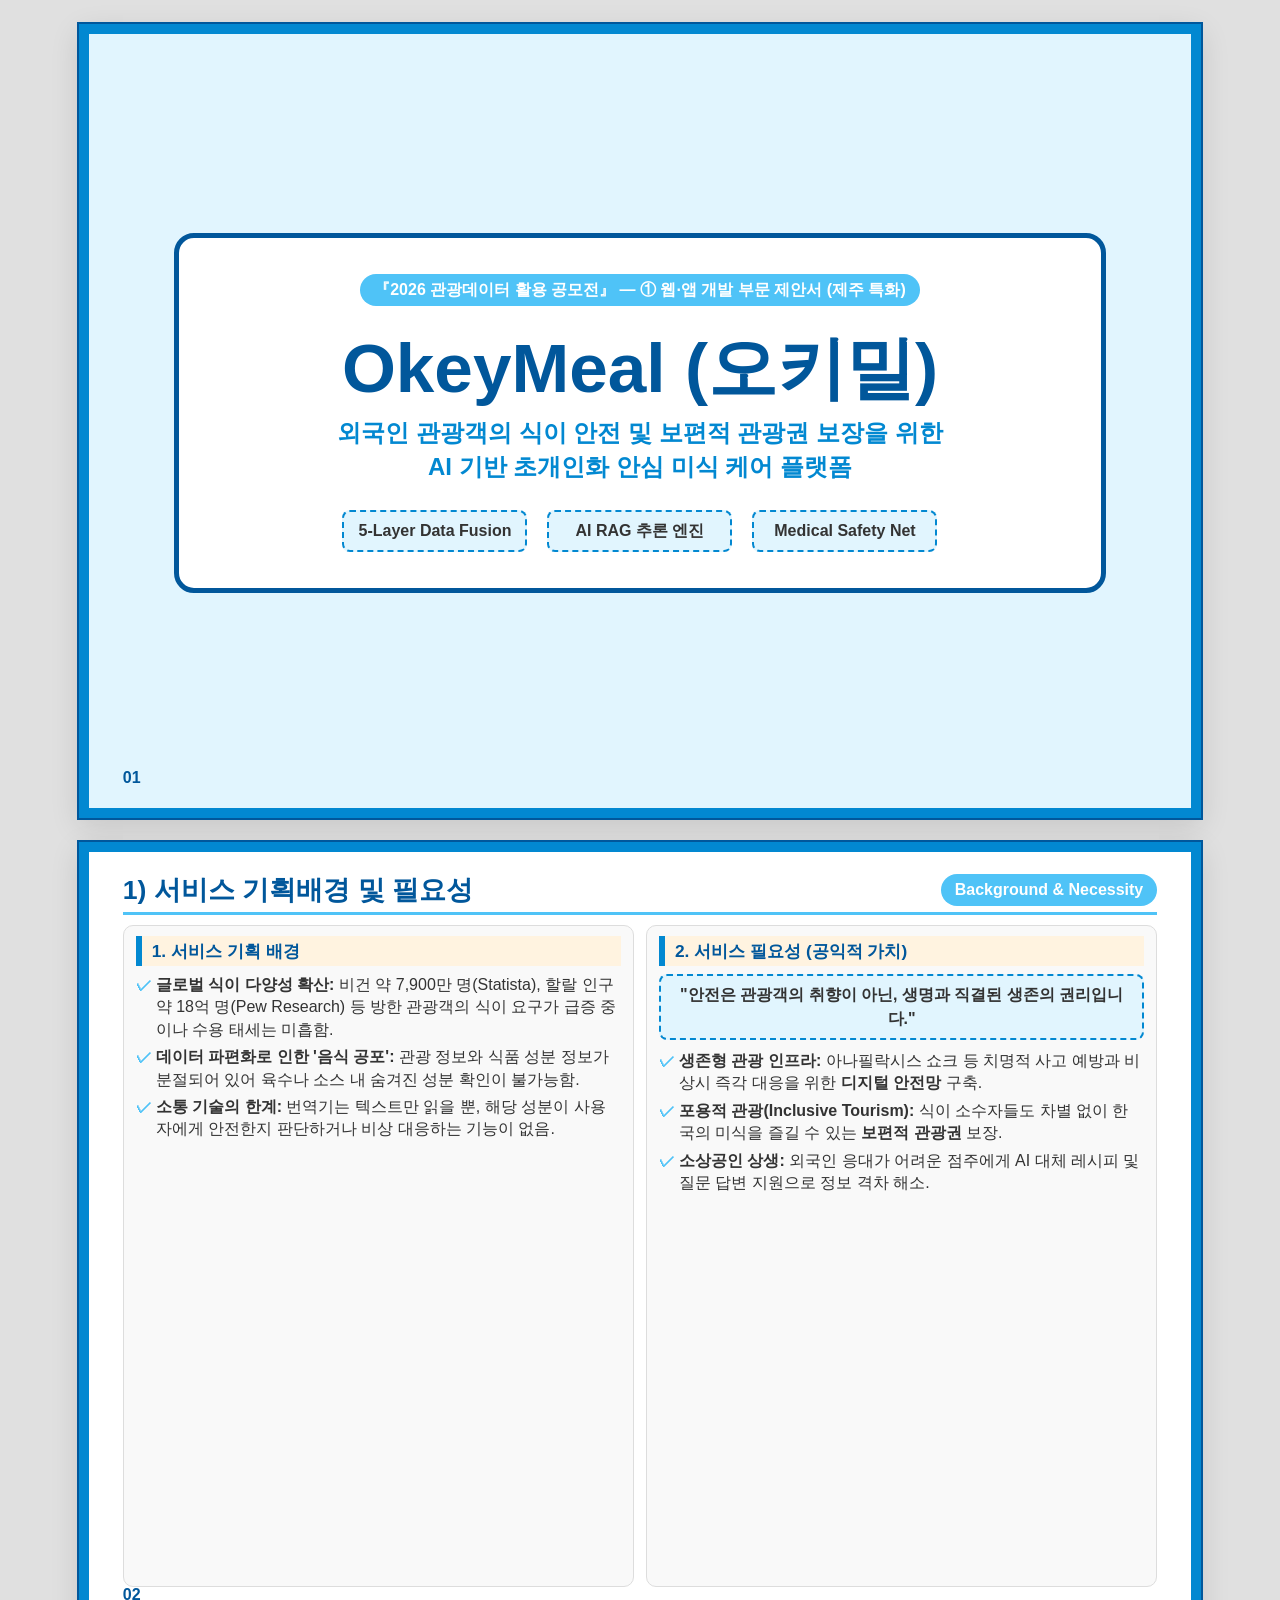
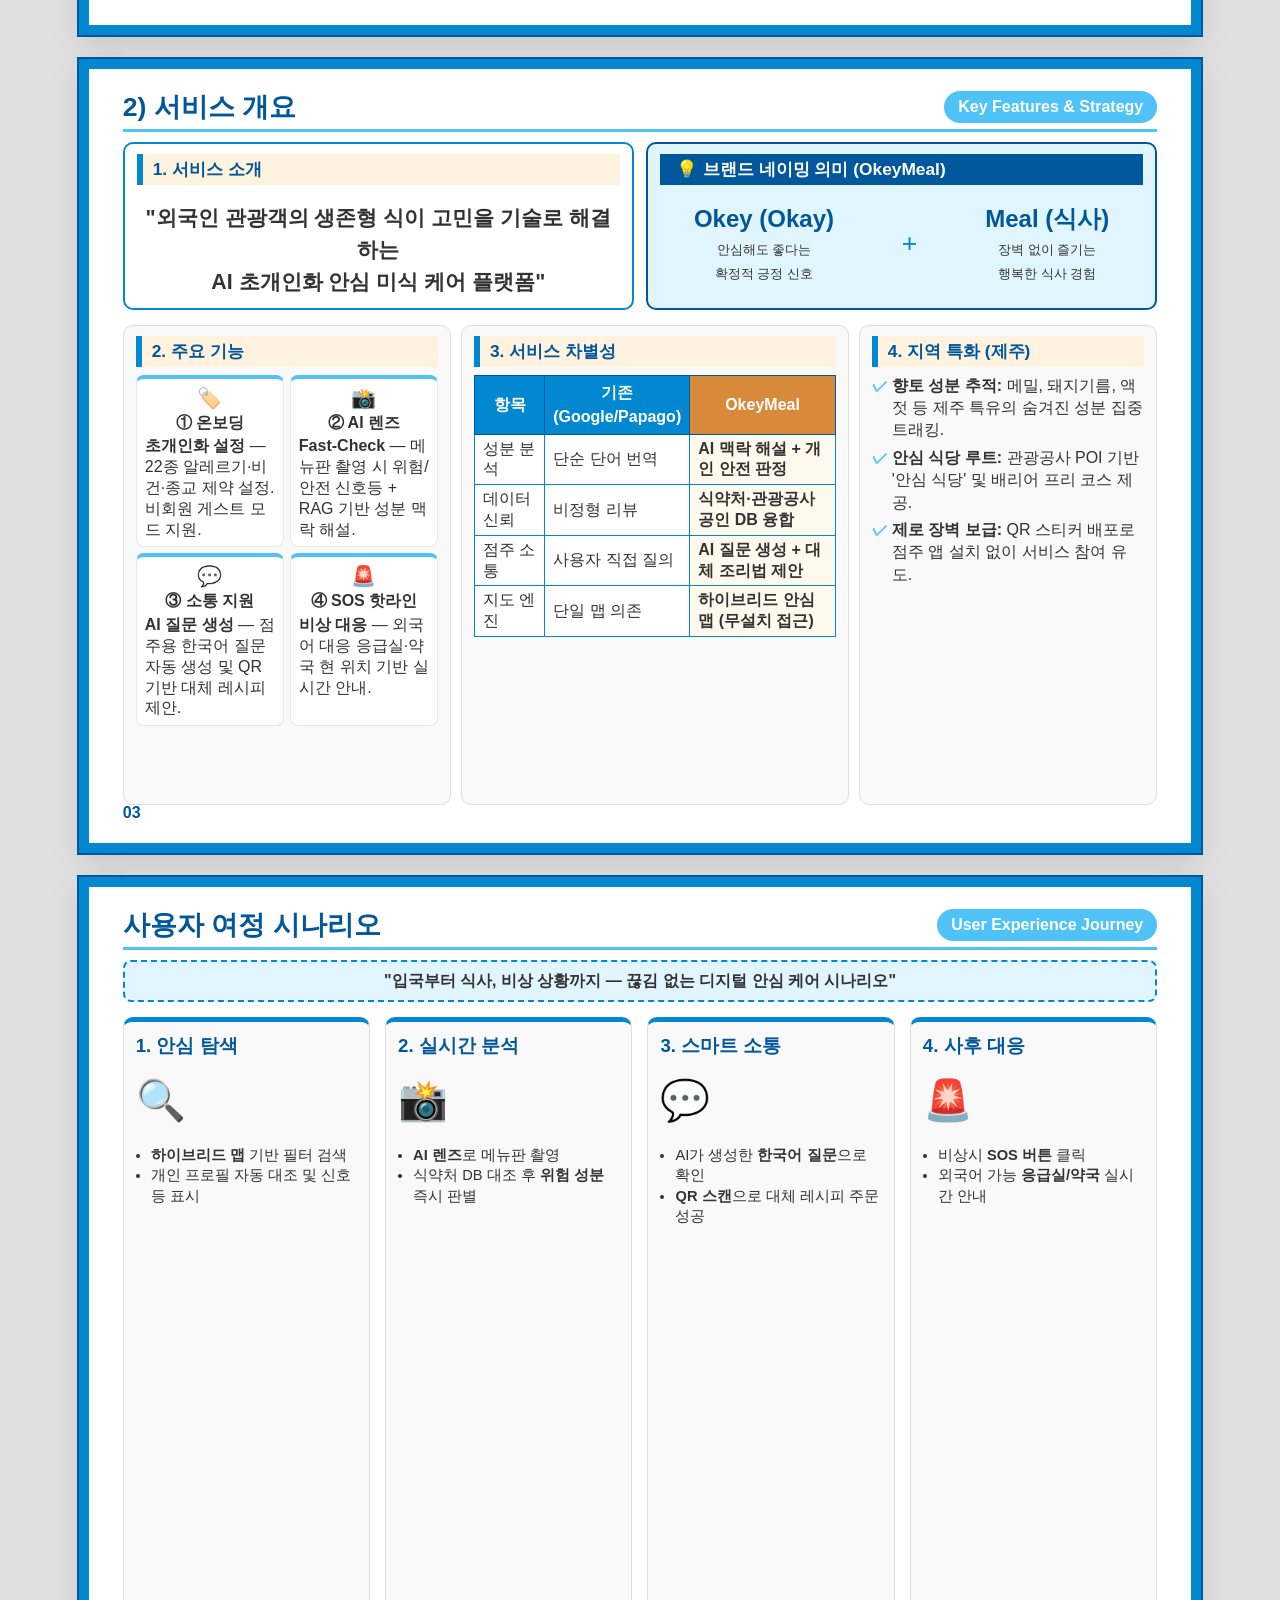
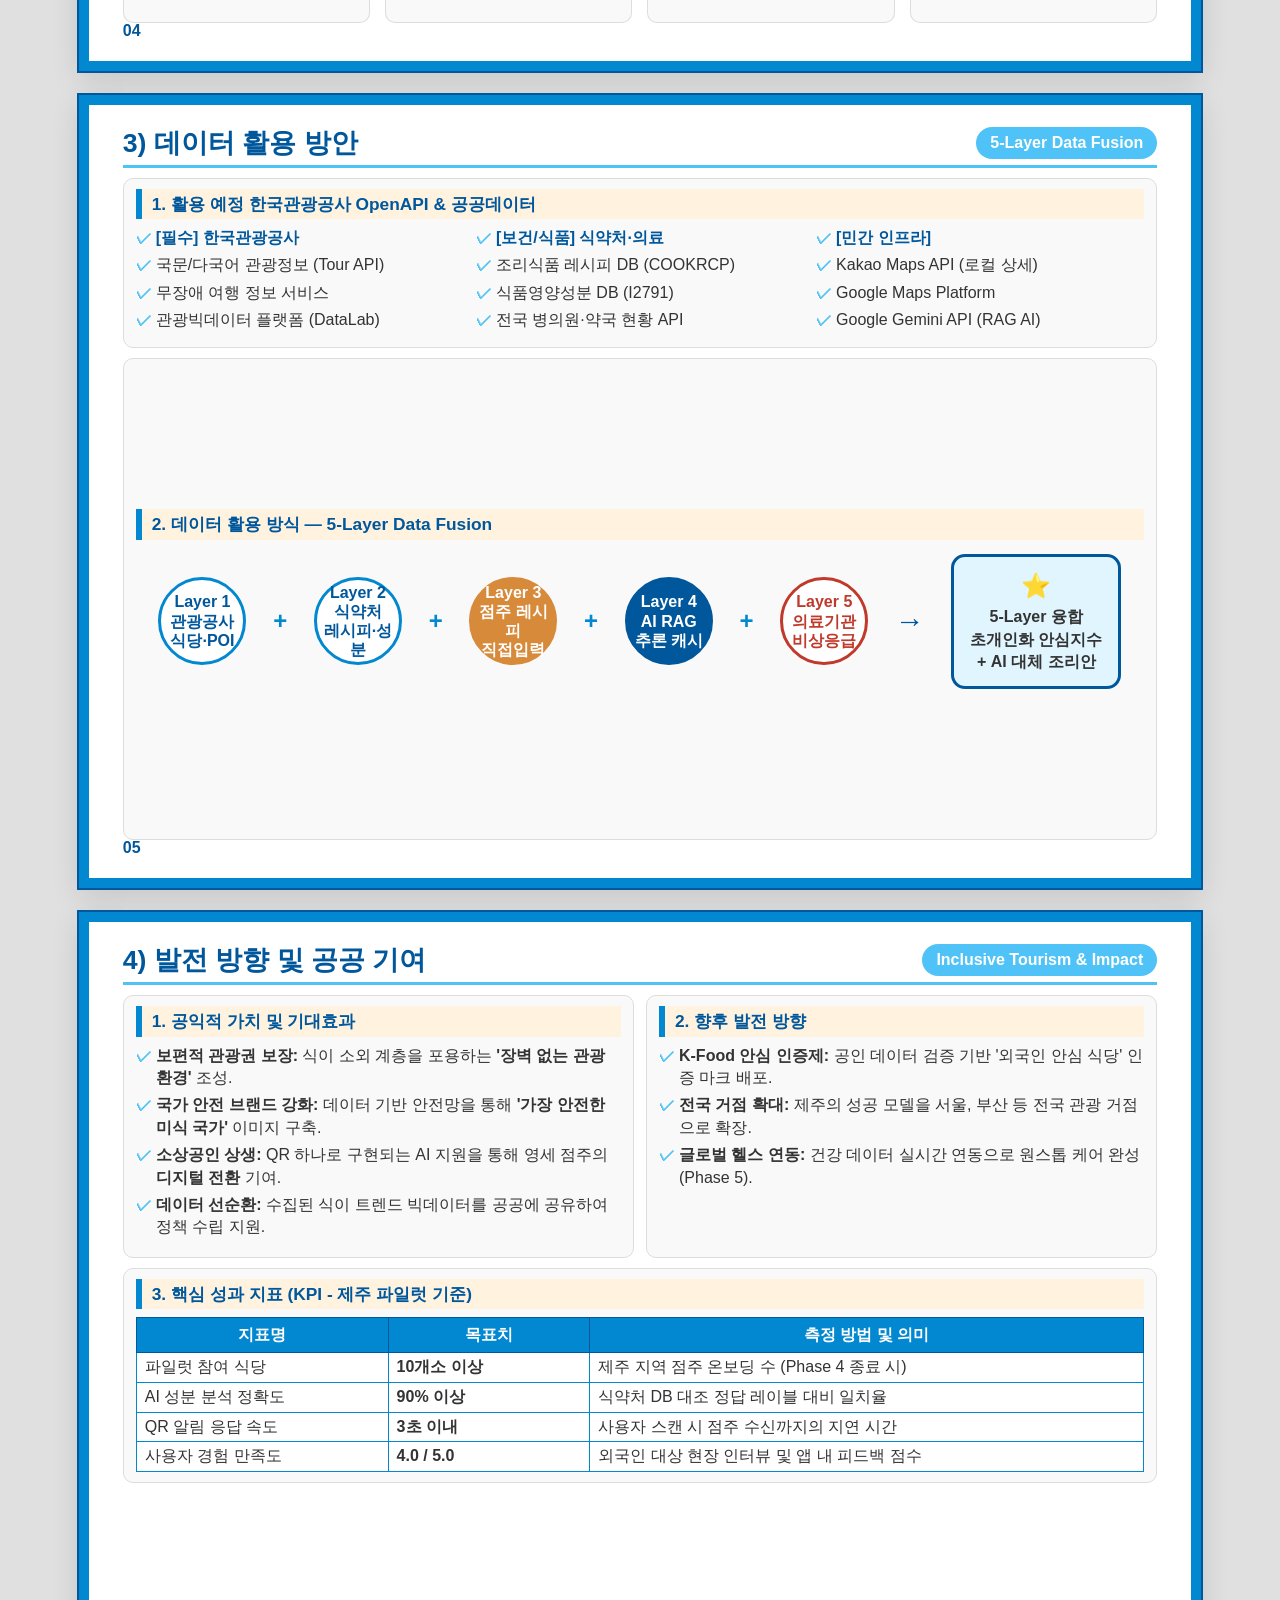
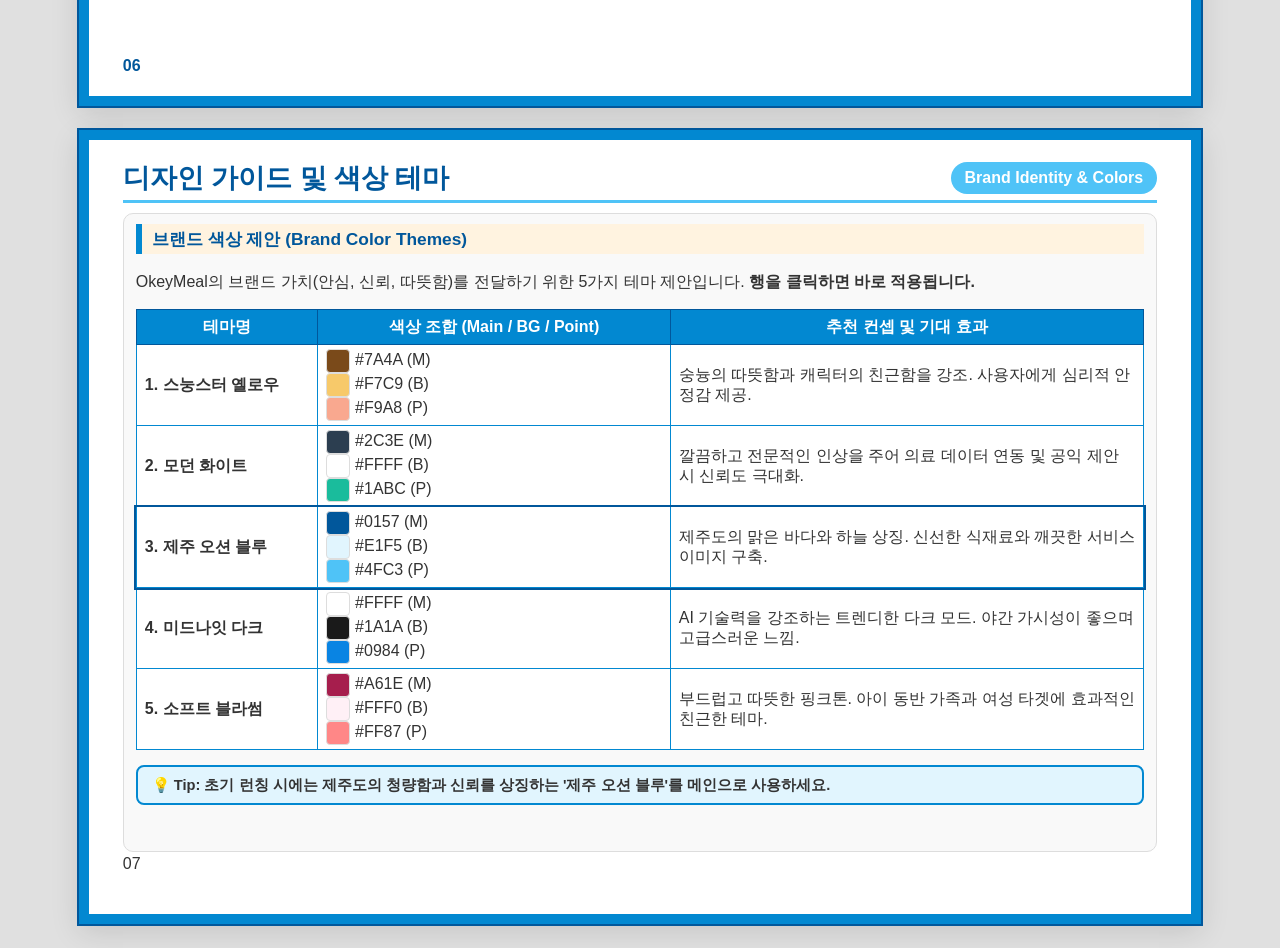
<file: 99.Archive/03.Proposal/presentation_html/index.html>
<!DOCTYPE html>
<html lang="ko">
<head>
    <meta charset="UTF-8">
    <meta name="viewport" content="width=device-width, initial-scale=1.0">
    <title>2026 관광데이터 활용 공모전 제안서 - OkeyMeal</title>
    <link rel="stylesheet" href="css/style.css">
    <style>
        /* 테마 선택기 인터랙션 */
        .theme-row { cursor: pointer; transition: background 0.2s; }
        .theme-row:hover { background-color: rgba(0,0,0,0.05) !important; }
        .theme-row.active { outline: 2px solid var(--outline); background-color: rgba(0,0,0,0.03) !important; }
        
        /* 다크모드 및 테마 대응을 위한 추가 스타일 */
        body.theme-dark .card, 
        body.theme-dark td, 
        body.theme-dark .layer-circle, 
        body.theme-dark .feature-card { background-color: #2d2d2d; color: #eee; border-color: #444; }
        body.theme-dark .section-title { background-color: #3d3d3d; color: var(--accent); }
        body.theme-dark .slide { background-color: #1a1a1a; }
        body.theme-dark { color: #eee; }
        body.theme-dark td.ok { background-color: #333; }
        
        /* 공통 카드 및 테이블 배경 제어 */
        .card, td, .layer-circle, .feature-card { transition: background-color 0.3s, color 0.3s; }
    </style>
</head>
<body>

<!-- ══════════════════════════════════════
     Slide 01 · 표지
══════════════════════════════════════ -->
<section class="slide" style="justify-content:center; align-items:center;
       background-color:var(--bg-body);">

    <div style="border:5px solid var(--outline); padding:36px 50px; text-align:center;
                background:white; border-radius:20px; width:90%;">

        <div class="project-tag" style="display:inline-block; margin-bottom:14px;">
            『2026 관광데이터 활용 공모전』 — ① 웹·앱 개발 부문 제안서 (제주 특화)
        </div>

        <h1 style="font-size:52pt; margin:10px 0; color:var(--outline); line-height:1.1;">
            OkeyMeal (오키밀)
        </h1>

        <p style="font-size:18pt; color:var(--border-main); font-weight:bold;
                  line-height:1.4; margin:0 0 26px;">
            외국인 관광객의 식이 안전 및 보편적 관광권 보장을 위한<br>
            AI 기반 초개인화 안심 미식 케어 플랫폼
        </p>

        <div style="display:flex; justify-content:center; gap:20px;">
            <div class="highlight-box" style="width:185px; text-align:center;">5-Layer Data Fusion</div>
            <div class="highlight-box" style="width:185px; text-align:center;">AI RAG 추론 엔진</div>
            <div class="highlight-box" style="width:185px; text-align:center;">Medical Safety Net</div>
        </div>
    </div>

    <div class="page-num">01</div>
</section>


<!-- ══════════════════════════════════════
     Slide 02 · 1) 서비스 기획배경 및 필요성
══════════════════════════════════════ -->
<section class="slide">
    <div class="slide-header">
        <h1>1) 서비스 기획배경 및 필요성</h1>
        <div class="project-tag">Background &amp; Necessity</div>
    </div>

    <div class="two-col">
        <div class="card">
            <span class="section-title">1. 서비스 기획 배경</span>
            <ul class="check-list">
                <li><b>글로벌 식이 다양성 확산:</b> 비건 약 7,900만 명(Statista), 할랄 인구 약 18억 명(Pew Research) 등 방한 관광객의 식이 요구가 급증 중이나 수용 태세는 미흡함.</li>
                <li><b>데이터 파편화로 인한 '음식 공포':</b> 관광 정보와 식품 성분 정보가 분절되어 있어 육수나 소스 내 숨겨진 성분 확인이 불가능함.</li>
                <li><b>소통 기술의 한계:</b> 번역기는 텍스트만 읽을 뿐, 해당 성분이 사용자에게 안전한지 판단하거나 비상 대응하는 기능이 없음.</li>
            </ul>
        </div>

        <div class="card">
            <span class="section-title">2. 서비스 필요성 (공익적 가치)</span>
            <div class="highlight-box" style="margin-bottom:10px; text-align:center;">
                "안전은 관광객의 취향이 아닌, 생명과 직결된 생존의 권리입니다."
            </div>
            <ul class="check-list">
                <li><b>생존형 관광 인프라:</b> 아나필락시스 쇼크 등 치명적 사고 예방과 비상시 즉각 대응을 위한 <b>디지털 안전망</b> 구축.</li>
                <li><b>포용적 관광(Inclusive Tourism):</b> 식이 소수자들도 차별 없이 한국의 미식을 즐길 수 있는 <b>보편적 관광권</b> 보장.</li>
                <li><b>소상공인 상생:</b> 외국인 응대가 어려운 점주에게 AI 대체 레시피 및 질문 답변 지원으로 정보 격차 해소.</li>
            </ul>
        </div>
    </div>

    <div class="page-num">02</div>
</section>


<!-- ══════════════════════════════════════
     Slide 03 · 2) 서비스 개요
══════════════════════════════════════ -->
<section class="slide">
    <div class="slide-header">
        <h1>2) 서비스 개요</h1>
        <div class="project-tag">Key Features &amp; Strategy</div>
    </div>

    <div class="two-col" style="flex: 0.35; margin-bottom: 15px;">
        <div class="card" style="background-color: var(--white); border: 2px solid var(--border-main);">
            <span class="section-title">1. 서비스 소개</span>
            <div style="font-size: 16pt; font-weight: bold; text-align: center; padding: 10px 0;">
                "외국인 관광객의 생존형 식이 고민을 기술로 해결하는<br>AI 초개인화 안심 미식 케어 플랫폼"
            </div>
        </div>
        <div class="card" style="background-color: var(--bg-body); border: 2px solid var(--outline);">
            <span class="section-title" style="background-color: var(--outline); color: white; border-color: var(--outline);">💡 브랜드 네이밍 의미 (OkeyMeal)</span>
            <div style="display: flex; justify-content: space-around; align-items: center; height: 70%;">
                <div style="text-align: center;">
                    <b style="font-size: 18pt; color: var(--outline);">Okey (Okay)</b><br>
                    <small>안심해도 좋다는<br>확정적 긍정 신호</small>
                </div>
                <div style="font-size: 20pt; color: var(--border-main);">+</div>
                <div style="text-align: center;">
                    <b style="font-size: 18pt; color: var(--outline);">Meal (식사)</b><br>
                    <small>장벽 없이 즐기는<br>행복한 식사 경험</small>
                </div>
            </div>
        </div>
    </div>

    <div class="three-col">
        <div class="card">
            <span class="section-title">2. 주요 기능</span>
            <div style="display:grid; grid-template-columns:1fr 1fr; gap:6px;">
                <div class="feature-card">
                    <div class="feature-icon">🏷️</div>
                    <div class="feature-name">① 온보딩</div>
                    <b>초개인화 설정</b> — 22종 알레르기·비건·종교 제약 설정. 비회원 게스트 모드 지원.
                </div>
                <div class="feature-card">
                    <div class="feature-icon">📸</div>
                    <div class="feature-name">② AI 렌즈</div>
                    <b>Fast-Check</b> — 메뉴판 촬영 시 위험/안전 신호등 + RAG 기반 성분 맥락 해설.
                </div>
                <div class="feature-card">
                    <div class="feature-icon">💬</div>
                    <div class="feature-name">③ 소통 지원</div>
                    <b>AI 질문 생성</b> — 점주용 한국어 질문 자동 생성 및 QR 기반 대체 레시피 제안.
                </div>
                <div class="feature-card">
                    <div class="feature-icon">🚨</div>
                    <div class="feature-name">④ SOS 핫라인</div>
                    <b>비상 대응</b> — 외국어 대응 응급실·약국 현 위치 기반 실시간 안내.
                </div>
            </div>
        </div>

        <div class="card">
            <span class="section-title">3. 서비스 차별성</span>
            <table>
                <tr>
                    <th style="width:22%;">항목</th>
                    <th style="width:34%;">기존 (Google/Papago)</th>
                    <th style="background:#D88A3B; width:44%;">OkeyMeal</th>
                </tr>
                <tr><td>성분 분석</td><td>단순 단어 번역</td><td class="ok"><b>AI 맥락 해설 + 개인 안전 판정</b></td></tr>
                <tr><td>데이터 신뢰</td><td>비정형 리뷰</td><td class="ok"><b>식약처·관광공사 공인 DB 융합</b></td></tr>
                <tr><td>점주 소통</td><td>사용자 직접 질의</td><td class="ok"><b>AI 질문 생성 + 대체 조리법 제안</b></td></tr>
                <tr><td>지도 엔진</td><td>단일 맵 의존</td><td class="ok"><b>하이브리드 안심 맵 (무설치 접근)</b></td></tr>
            </table>
        </div>

        <div class="card">
            <span class="section-title">4. 지역 특화 (제주)</span>
            <ul class="check-list" style="font-size:11pt;">
                <li><b>향토 성분 추적:</b> 메밀, 돼지기름, 액젓 등 제주 특유의 숨겨진 성분 집중 트래킹.</li>
                <li><b>안심 식당 루트:</b> 관광공사 POI 기반 '안심 식당' 및 배리어 프리 코스 제공.</li>
                <li><b>제로 장벽 보급:</b> QR 스티커 배포로 점주 앱 설치 없이 서비스 참여 유도.</li>
            </ul>
        </div>
    </div>
    <div class="page-num">03</div>
</section>


<!-- ══════════════════════════════════════
     Slide 04 · 사용자 여정 (User Journey)
══════════════════════════════════════ -->
<section class="slide">
    <div class="slide-header">
        <h1>사용자 여정 시나리오</h1>
        <div class="project-tag">User Experience Journey</div>
    </div>

    <div class="highlight-box" style="margin-bottom:15px; text-align:center;">
        "입국부터 식사, 비상 상황까지 — 끊김 없는 디지털 안심 케어 시나리오"
    </div>

    <div style="display:grid; grid-template-columns: repeat(4, 1fr); gap:15px; flex:1;">
        <div class="card" style="border-top:5px solid var(--border-main);">
            <div style="font-size:14pt; font-weight:bold; margin-bottom:10px; color:var(--outline);">1. 안심 탐색</div>
            <div style="font-size:30pt; margin-bottom:10px;">🔍</div>
            <ul style="padding-left:15px; font-size:11pt; line-height:1.4;">
                <li><b>하이브리드 맵</b> 기반 필터 검색</li>
                <li>개인 프로필 자동 대조 및 신호등 표시</li>
            </ul>
        </div>
        <div class="card" style="border-top:5px solid var(--border-main);">
            <div style="font-size:14pt; font-weight:bold; margin-bottom:10px; color:var(--outline);">2. 실시간 분석</div>
            <div style="font-size:30pt; margin-bottom:10px;">📸</div>
            <ul style="padding-left:15px; font-size:11pt; line-height:1.4;">
                <li><b>AI 렌즈</b>로 메뉴판 촬영</li>
                <li>식약처 DB 대조 후 <b>위험 성분</b> 즉시 판별</li>
            </ul>
        </div>
        <div class="card" style="border-top:5px solid var(--border-main);">
            <div style="font-size:14pt; font-weight:bold; margin-bottom:10px; color:var(--outline);">3. 스마트 소통</div>
            <div style="font-size:30pt; margin-bottom:10px;">💬</div>
            <ul style="padding-left:15px; font-size:11pt; line-height:1.4;">
                <li>AI가 생성한 <b>한국어 질문</b>으로 확인</li>
                <li><b>QR 스캔</b>으로 대체 레시피 주문 성공</li>
            </ul>
        </div>
        <div class="card" style="border-top:5px solid var(--border-main);">
            <div style="font-size:14pt; font-weight:bold; margin-bottom:10px; color:var(--outline);">4. 사후 대응</div>
            <div style="font-size:30pt; margin-bottom:10px;">🚨</div>
            <ul style="padding-left:15px; font-size:11pt; line-height:1.4;">
                <li>비상시 <b>SOS 버튼</b> 클릭</li>
                <li>외국어 가능 <b>응급실/약국</b> 실시간 안내</li>
            </ul>
        </div>
    </div>
    <div class="page-num">04</div>
</section>


<!-- ══════════════════════════════════════
     Slide 05 · 3) 데이터 활용 방안
══════════════════════════════════════ -->
<section class="slide">
    <div class="slide-header">
        <h1>3) 데이터 활용 방안</h1>
        <div class="project-tag">5-Layer Data Fusion</div>
    </div>

    <div class="card" style="flex-shrink:0; margin-bottom:10px;">
        <span class="section-title">1. 활용 예정 한국관광공사 OpenAPI &amp; 공공데이터</span>
        <div style="display:grid; grid-template-columns:1fr 1fr 1fr; gap:12px;">
            <ul class="check-list">
                <li style="font-weight:bold; color:var(--outline);">[필수] 한국관광공사</li>
                <li>국문/다국어 관광정보 (Tour API)</li>
                <li>무장애 여행 정보 서비스</li>
                <li>관광빅데이터 플랫폼 (DataLab)</li>
            </ul>
            <ul class="check-list">
                <li style="font-weight:bold; color:var(--outline);">[보건/식품] 식약처·의료</li>
                <li>조리식품 레시피 DB (COOKRCP)</li>
                <li>식품영양성분 DB (I2791)</li>
                <li>전국 병의원·약국 현황 API</li>
            </ul>
            <ul class="check-list">
                <li style="font-weight:bold; color:var(--outline);">[민간 인프라]</li>
                <li>Kakao Maps API (로컬 상세)</li>
                <li>Google Maps Platform</li>
                <li>Google Gemini API (RAG AI)</li>
            </ul>
        </div>
    </div>

    <div class="card" style="flex:1; display:flex; flex-direction:column; justify-content:center;">
        <span class="section-title" style="margin-bottom:14px;">
            2. 데이터 활용 방식 — 5-Layer Data Fusion
        </span>
        <div style="display:flex; justify-content:space-evenly; align-items:center; gap:4px;">
            <div class="layer-circle">Layer 1<br>관광공사<br>식당·POI</div>
            <div style="font-size:18pt; font-weight:bold; color:var(--border-main);">+</div>
            <div class="layer-circle">Layer 2<br>식약처<br>레시피·성분</div>
            <div style="font-size:18pt; font-weight:bold; color:var(--border-main);">+</div>
            <div class="layer-circle" style="background:#D88A3B; color:white; border-color:#D88A3B;">
                Layer 3<br>점주 레시피<br>직접입력
            </div>
            <div style="font-size:18pt; font-weight:bold; color:var(--border-main);">+</div>
            <div class="layer-circle" style="background:var(--outline); color:white; border-color:var(--outline);">
                Layer 4<br>AI RAG<br>추론 캐시
            </div>
            <div style="font-size:18pt; font-weight:bold; color:var(--border-main);">+</div>
            <div class="layer-circle" style="color:#c0392b; border-color:#c0392b;">
                Layer 5<br>의료기관<br>비상응급
            </div>
            <div style="font-size:22pt; font-weight:bold; color:var(--outline);">→</div>
            <div style="background:var(--bg-body); border:3px solid var(--outline); border-radius:14px;
                        padding:12px 16px; text-align:center; font-size:12pt; font-weight:bold;
                        min-width:116px; line-height:1.4; flex-shrink:0;">
                <div style="font-size:18pt; margin-bottom:4px;">⭐</div>
                <b>5-Layer 융합</b><br>초개인화 안심지수<br>+ AI 대체 조리안
            </div>
        </div>
    </div>
    <div class="page-num">05</div>
</section>


<!-- ══════════════════════════════════════
     Slide 06 · 4) 발전 방향 및 공익적 효과
══════════════════════════════════════ -->
<section class="slide">
    <div class="slide-header">
        <h1>4) 발전 방향 및 공공 기여</h1>
        <div class="project-tag">Inclusive Tourism &amp; Impact</div>
    </div>

    <div class="two-col" style="flex:0.6;">
        <div class="card">
            <span class="section-title">1. 공익적 가치 및 기대효과</span>
            <ul class="check-list" style="font-size:11pt;">
                <li><b>보편적 관광권 보장:</b> 식이 소외 계층을 포용하는 <b>'장벽 없는 관광 환경'</b> 조성.</li>
                <li><b>국가 안전 브랜드 강화:</b> 데이터 기반 안전망을 통해 <b>'가장 안전한 미식 국가'</b> 이미지 구축.</li>
                <li><b>소상공인 상생:</b> QR 하나로 구현되는 AI 지원을 통해 영세 점주의 <b>디지털 전환</b> 기여.</li>
                <li><b>데이터 선순환:</b> 수집된 식이 트렌드 빅데이터를 공공에 공유하여 정책 수립 지원.</li>
            </ul>
        </div>

        <div class="card">
            <span class="section-title">2. 향후 발전 방향</span>
            <ul class="check-list" style="font-size:11pt;">
                <li><b>K-Food 안심 인증제:</b> 공인 데이터 검증 기반 '외국인 안심 식당' 인증 마크 배포.</li>
                <li><b>전국 거점 확대:</b> 제주의 성공 모델을 서울, 부산 등 전국 관광 거점으로 확장.</li>
                <li><b>글로벌 헬스 연동:</b> 건강 데이터 실시간 연동으로 원스톱 케어 완성 (Phase 5).</li>
            </ul>
        </div>
    </div>

    <div class="card" style="margin-top:10px;">
        <span class="section-title">3. 핵심 성과 지표 (KPI - 제주 파일럿 기준)</span>
        <table style="font-size:10pt;">
            <thead>
                <tr>
                    <th style="width:25%;">지표명</th>
                    <th style="width:20%;">목표치</th>
                    <th style="width:55%;">측정 방법 및 의미</th>
                </tr>
            </thead>
            <tbody>
                <tr><td>파일럿 참여 식당</td><td><b>10개소 이상</b></td><td>제주 지역 점주 온보딩 수 (Phase 4 종료 시)</td></tr>
                <tr><td>AI 성분 분석 정확도</td><td><b>90% 이상</b></td><td>식약처 DB 대조 정답 레이블 대비 일치율</td></tr>
                <tr><td>QR 알림 응답 속도</td><td><b>3초 이내</b></td><td>사용자 스캔 시 점주 수신까지의 지연 시간</td></tr>
                <tr><td>사용자 경험 만족도</td><td><b>4.0 / 5.0</b></td><td>외국인 대상 현장 인터뷰 및 앱 내 피드백 점수</td></tr>
            </tbody>
        </table>
    </div>

    <div class="page-num">06</div>
</section>


<!-- ══════════════════════════════════════
     Slide 07 · 디자인 가이드 및 색상 테마
══════════════════════════════════════ -->
<section class="slide">
    <div class="slide-header">
        <h1>디자인 가이드 및 색상 테마</h1>
        <div class="project-tag">Brand Identity &amp; Colors</div>
    </div>

    <div class="card" style="flex:1;">
        <span class="section-title">브랜드 색상 제안 (Brand Color Themes)</span>
        <p style="margin-bottom:15px; font-size:12pt;">
            OkeyMeal의 브랜드 가치(안심, 신뢰, 따뜻함)를 전달하기 위한 5가지 테마 제안입니다. <b>행을 클릭하면 바로 적용됩니다.</b>
        </p>

        <table id="theme-table">
            <thead>
                <tr><th style="width:18%;">테마명</th><th style="width:35%;">색상 조합 (Main / BG / Point)</th><th style="width:47%;">추천 컨셉 및 기대 효과</th></tr>
            </thead>
            <tbody>
                <tr class="theme-row" onclick="applyTheme('yellow')"><td><b>1. 스눙스터 옐로우</b></td><td><div class="swatch" style="background:#7A4A1A;"></div>#7A4A (M)<br><div class="swatch" style="background:#F7C96A;"></div>#F7C9 (B)<br><div class="swatch" style="background:#F9A88F;"></div>#F9A8 (P)</td><td>숭늉의 따뜻함과 캐릭터의 친근함을 강조. 사용자에게 심리적 안정감 제공.</td></tr>
                <tr class="theme-row" onclick="applyTheme('white')"><td><b>2. 모던 화이트</b></td><td><div class="swatch" style="background:#2C3E50;"></div>#2C3E (M)<br><div class="swatch" style="background:#FFFFFF;"></div>#FFFF (B)<br><div class="swatch" style="background:#1ABC9C;"></div>#1ABC (P)</td><td>깔끔하고 전문적인 인상을 주어 의료 데이터 연동 및 공익 제안 시 신뢰도 극대화.</td></tr>
                <tr class="theme-row" onclick="applyTheme('blue')"><td><b>3. 제주 오션 블루</b></td><td><div class="swatch" style="background:#01579B;"></div>#0157 (M)<br><div class="swatch" style="background:#E1F5FE;"></div>#E1F5 (B)<br><div class="swatch" style="background:#4FC3F7;"></div>#4FC3 (P)</td><td>제주도의 맑은 바다와 하늘 상징. 신선한 식재료와 깨끗한 서비스 이미지 구축.</td></tr>
                <tr class="theme-row" onclick="applyTheme('dark')"><td><b>4. 미드나잇 다크</b></td><td><div class="swatch" style="background:#FFFFFF;"></div>#FFFF (M)<br><div class="swatch" style="background:#1A1A1A;"></div>#1A1A (B)<br><div class="swatch" style="background:#0984E3;"></div>#0984 (P)</td><td>AI 기술력을 강조하는 트렌디한 다크 모드. 야간 가시성이 좋으며 고급스러운 느낌.</td></tr>
                <tr class="theme-row" onclick="applyTheme('pink')"><td><b>5. 소프트 블라썸</b></td><td><div class="swatch" style="background:#A61E4D;"></div>#A61E (M)<br><div class="swatch" style="background:#FFF0F6;"></div>#FFF0 (B)<br><div class="swatch" style="background:#FF8787;"></div>#FF87 (P)</td><td>부드럽고 따뜻한 핑크톤. 아이 동반 가족과 여성 타겟에 효과적인 친근한 테마.</td></tr>
            </tbody>
        </table>

        <div class="highlight-box" style="margin-top:15px; font-size:11pt; border-style:solid;">
            💡 <b>Tip:</b> 초기 런칭 시에는 제주도의 청량함과 신뢰를 상징하는 <b>'제주 오션 블루'</b>를 메인으로 사용하세요.
        </div>
    </div>
    <div class="page-num:07">07</div>
</section>

<script>
    const themes = {
        yellow: { outline: '#7A4A1A', border: '#D88A3B', bg: '#F7C96A', accent: '#F9A88F', text: '#333333' },
        white: { outline: '#2C3E50', border: '#BDC3C7', bg: '#FFFFFF', accent: '#1ABC9C', text: '#333333' },
        blue: { outline: '#01579B', border: '#0288D1', bg: '#E1F5FE', accent: '#4FC3F7', text: '#333333' },
        dark: { outline: '#FFFFFF', border: '#444444', bg: '#1A1A1A', accent: '#0984E3', text: '#eeeeee' },
        pink: { outline: '#A61E4D', border: '#D6336C', bg: '#FFF0F6', accent: '#FF8787', text: '#333333' }
    };

    function applyTheme(themeKey) {
        const theme = themes[themeKey];
        if (!theme) return;

        const root = document.documentElement;
        root.style.setProperty('--outline', theme.outline);
        root.style.setProperty('--border-main', theme.border);
        root.style.setProperty('--bg-body', theme.bg);
        root.style.setProperty('--accent', theme.accent);
        root.style.setProperty('--text-main', theme.text);

        // 다크모드 클래스 제어
        if (themeKey === 'dark') {
            document.body.classList.add('theme-dark');
        } else {
            document.body.classList.remove('theme-dark');
        }

        // 활성 행 시각적 표시
        const rows = document.querySelectorAll('.theme-row');
        const themeIndexMap = { yellow: 0, white: 1, blue: 2, dark: 3, pink: 4 };
        rows.forEach((row, idx) => {
            if (idx === themeIndexMap[themeKey]) {
                row.classList.add('active');
            } else {
                row.classList.remove('active');
            }
        });
    }

    // 초기 테마 설정
    window.onload = () => applyTheme('blue');
</script>

</body>
</html>
</file>
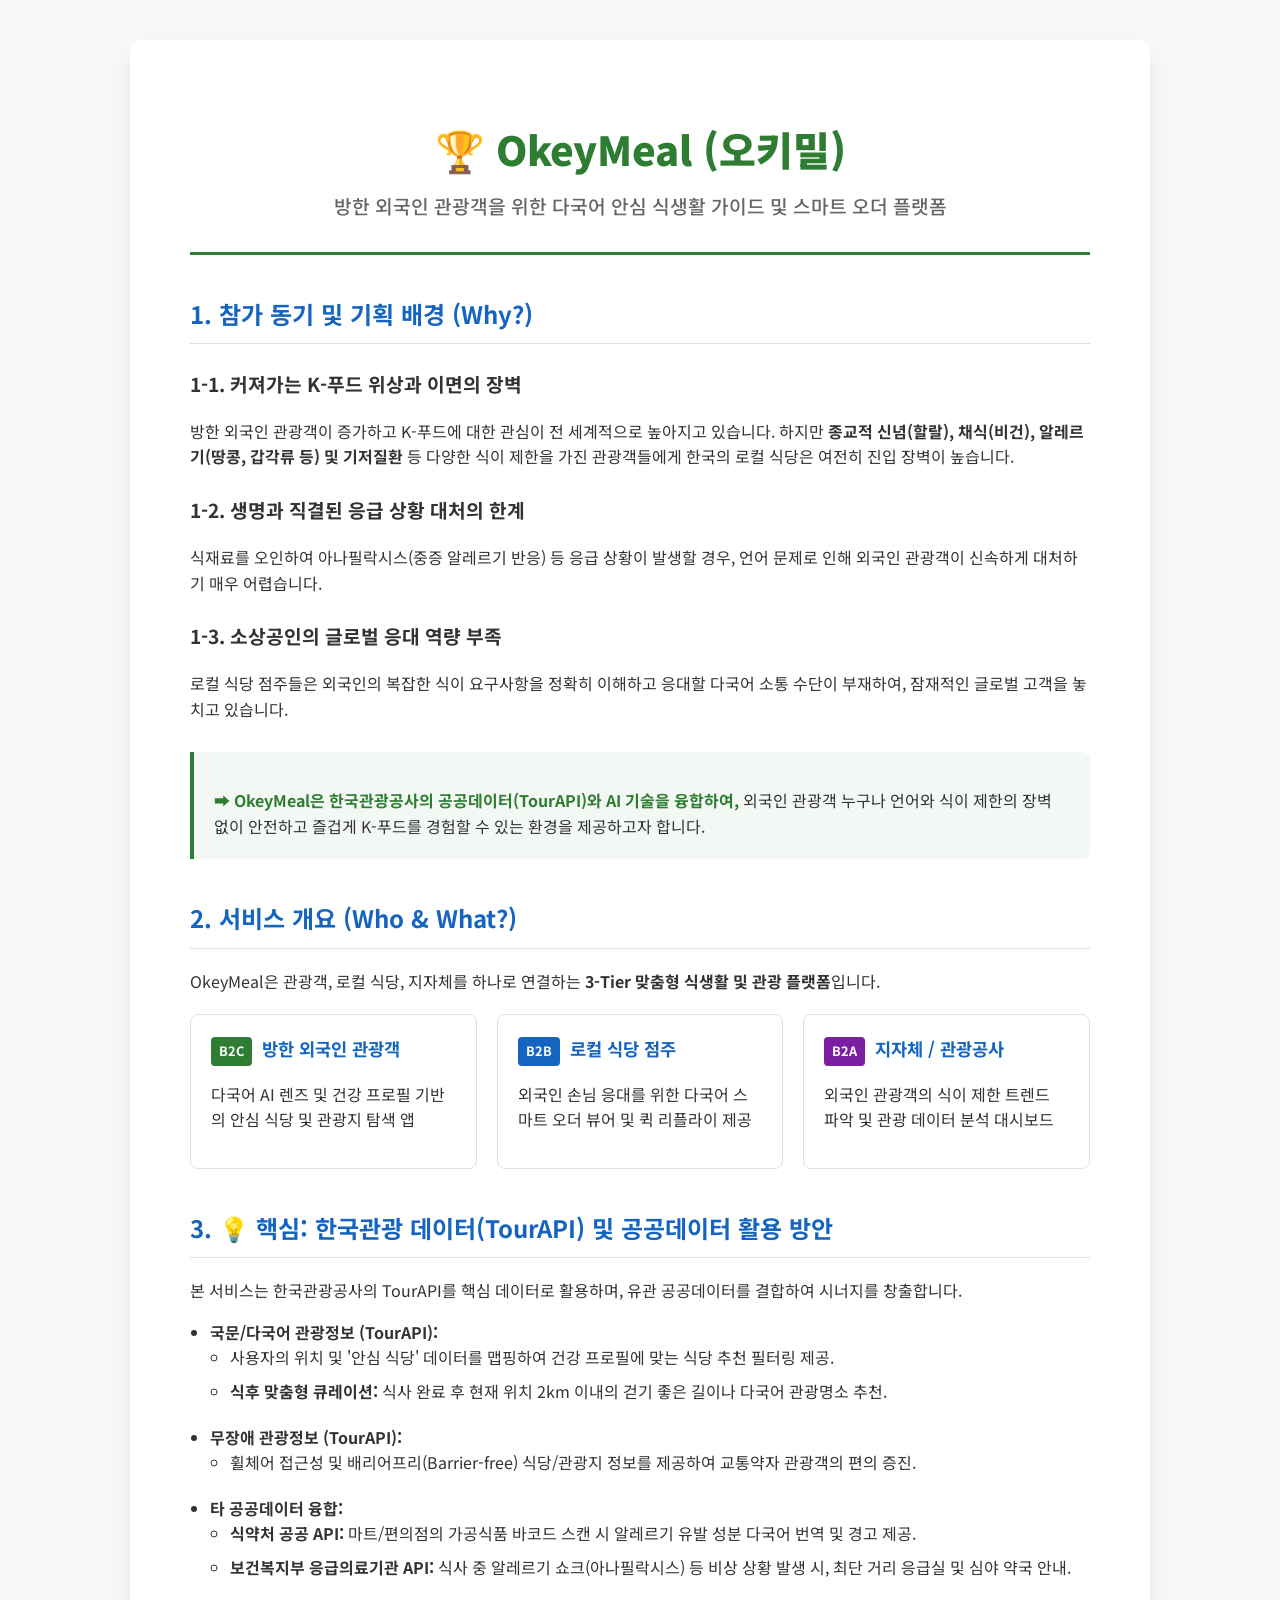
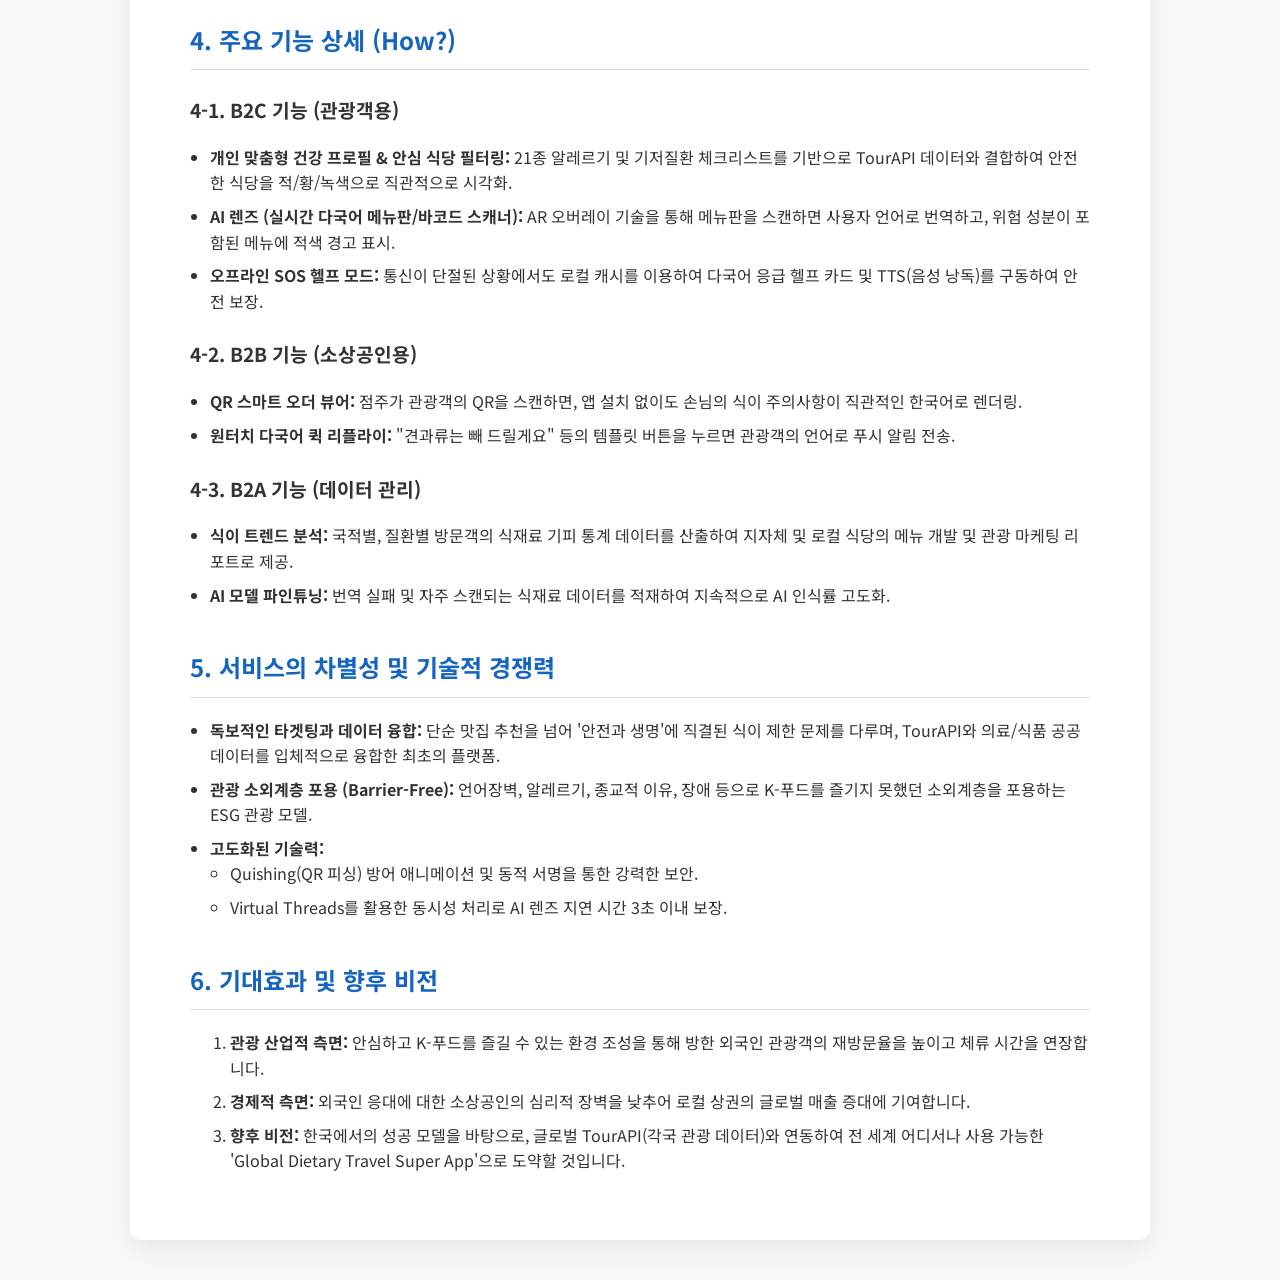
<file: 01.Analysis_Strategy/OkeyMeal_Proposal.html>
<!DOCTYPE html>
<html lang="ko">
<head>
    <meta charset="UTF-8">
    <meta name="viewport" content="width=device-width, initial-scale=1.0">
    <title>OkeyMeal 공모전 제안서</title>
    <link rel="preconnect" href="https://fonts.googleapis.com">
    <link rel="preconnect" href="https://fonts.gstatic.com" crossorigin>
    <link href="https://fonts.googleapis.com/css2?family=Noto+Sans+KR:wght@300;400;500;700;900&display=swap" rel="stylesheet">
    <style>
        :root {
            --primary-color: #2E7D32; /* Green */
            --secondary-color: #1565C0; /* Navy/Blue */
            --accent-color: #D32F2F; /* Red */
            --text-main: #333333;
            --text-light: #666666;
            --bg-color: #f8f9fa;
            --card-bg: #ffffff;
            --border-color: #e0e0e0;
        }

        body {
            font-family: 'Noto Sans KR', sans-serif;
            line-height: 1.6;
            color: var(--text-main);
            background-color: var(--bg-color);
            margin: 0;
            padding: 0;
        }

        .container {
            max-width: 900px;
            margin: 40px auto;
            background: var(--card-bg);
            padding: 50px 60px;
            border-radius: 12px;
            box-shadow: 0 10px 30px rgba(0, 0, 0, 0.08);
        }

        header {
            text-align: center;
            border-bottom: 3px solid var(--primary-color);
            padding-bottom: 30px;
            margin-bottom: 40px;
        }

        h1 {
            color: var(--primary-color);
            font-size: 2.5rem;
            margin-bottom: 10px;
            font-weight: 900;
        }

        .subtitle {
            font-size: 1.2rem;
            color: var(--text-light);
            font-weight: 500;
        }

        h2 {
            color: var(--secondary-color);
            font-size: 1.5rem;
            margin-top: 40px;
            padding-bottom: 10px;
            border-bottom: 1px solid var(--border-color);
            display: flex;
            align-items: center;
            gap: 10px;
        }

        h3 {
            color: var(--text-main);
            font-size: 1.2rem;
            margin-top: 25px;
        }

        p {
            margin-bottom: 15px;
        }

        ul {
            padding-left: 20px;
            margin-bottom: 20px;
        }

        li {
            margin-bottom: 8px;
        }

        .highlight-box {
            background-color: rgba(46, 125, 50, 0.05);
            border-left: 4px solid var(--primary-color);
            padding: 20px;
            margin: 30px 0;
            border-radius: 0 8px 8px 0;
        }

        .highlight-box p:last-child {
            margin-bottom: 0;
        }

        .highlight-box strong {
            color: var(--primary-color);
        }

        .tier-section {
            display: grid;
            grid-template-columns: repeat(auto-fit, minmax(250px, 1fr));
            gap: 20px;
            margin-top: 20px;
        }

        .tier-card {
            background: #fff;
            border: 1px solid var(--border-color);
            border-radius: 8px;
            padding: 20px;
            transition: transform 0.2s, box-shadow 0.2s;
        }

        .tier-card:hover {
            transform: translateY(-5px);
            box-shadow: 0 5px 15px rgba(0,0,0,0.1);
        }

        .tier-title {
            font-weight: 700;
            color: var(--secondary-color);
            margin-bottom: 10px;
            font-size: 1.1rem;
        }

        .badge {
            display: inline-block;
            background-color: var(--primary-color);
            color: white;
            padding: 4px 8px;
            border-radius: 4px;
            font-size: 0.8rem;
            font-weight: 700;
            margin-right: 5px;
        }

        .badge.b2b { background-color: var(--secondary-color); }
        .badge.b2a { background-color: #7b1fa2; }

        @media (max-width: 768px) {
            .container {
                margin: 20px;
                padding: 30px 20px;
            }
            h1 { font-size: 2rem; }
        }
    </style>
</head>
<body>

<div class="container">
    <header>
        <h1>🏆 OkeyMeal (오키밀)</h1>
        <div class="subtitle">방한 외국인 관광객을 위한 다국어 안심 식생활 가이드 및 스마트 오더 플랫폼</div>
    </header>

    <section>
        <h2>1. 참가 동기 및 기획 배경 (Why?)</h2>
        
        <h3>1-1. 커져가는 K-푸드 위상과 이면의 장벽</h3>
        <p>방한 외국인 관광객이 증가하고 K-푸드에 대한 관심이 전 세계적으로 높아지고 있습니다. 하지만 <strong>종교적 신념(할랄), 채식(비건), 알레르기(땅콩, 갑각류 등) 및 기저질환</strong> 등 다양한 식이 제한을 가진 관광객들에게 한국의 로컬 식당은 여전히 진입 장벽이 높습니다.</p>

        <h3>1-2. 생명과 직결된 응급 상황 대처의 한계</h3>
        <p>식재료를 오인하여 아나필락시스(중증 알레르기 반응) 등 응급 상황이 발생할 경우, 언어 문제로 인해 외국인 관광객이 신속하게 대처하기 매우 어렵습니다.</p>

        <h3>1-3. 소상공인의 글로벌 응대 역량 부족</h3>
        <p>로컬 식당 점주들은 외국인의 복잡한 식이 요구사항을 정확히 이해하고 응대할 다국어 소통 수단이 부재하여, 잠재적인 글로벌 고객을 놓치고 있습니다.</p>

        <div class="highlight-box">
            <p><strong>➡️ OkeyMeal은 한국관광공사의 공공데이터(TourAPI)와 AI 기술을 융합하여,</strong> 외국인 관광객 누구나 언어와 식이 제한의 장벽 없이 안전하고 즐겁게 K-푸드를 경험할 수 있는 환경을 제공하고자 합니다.</p>
        </div>
    </section>

    <section>
        <h2>2. 서비스 개요 (Who & What?)</h2>
        <p>OkeyMeal은 관광객, 로컬 식당, 지자체를 하나로 연결하는 <strong>3-Tier 맞춤형 식생활 및 관광 플랫폼</strong>입니다.</p>
        
        <div class="tier-section">
            <div class="tier-card">
                <div class="tier-title"><span class="badge">B2C</span> 방한 외국인 관광객</div>
                <p>다국어 AI 렌즈 및 건강 프로필 기반의 안심 식당 및 관광지 탐색 앱</p>
            </div>
            <div class="tier-card">
                <div class="tier-title"><span class="badge b2b">B2B</span> 로컬 식당 점주</div>
                <p>외국인 손님 응대를 위한 다국어 스마트 오더 뷰어 및 퀵 리플라이 제공</p>
            </div>
            <div class="tier-card">
                <div class="tier-title"><span class="badge b2a">B2A</span> 지자체 / 관광공사</div>
                <p>외국인 관광객의 식이 제한 트렌드 파악 및 관광 데이터 분석 대시보드</p>
            </div>
        </div>
    </section>

    <section>
        <h2>3. 💡 핵심: 한국관광 데이터(TourAPI) 및 공공데이터 활용 방안</h2>
        <p>본 서비스는 한국관광공사의 TourAPI를 핵심 데이터로 활용하며, 유관 공공데이터를 결합하여 시너지를 창출합니다.</p>
        
        <ul>
            <li><strong>국문/다국어 관광정보 (TourAPI):</strong>
                <ul>
                    <li>사용자의 위치 및 '안심 식당' 데이터를 맵핑하여 건강 프로필에 맞는 식당 추천 필터링 제공.</li>
                    <li><strong>식후 맞춤형 큐레이션:</strong> 식사 완료 후 현재 위치 2km 이내의 걷기 좋은 길이나 다국어 관광명소 추천.</li>
                </ul>
            </li>
            <li><strong>무장애 관광정보 (TourAPI):</strong>
                <ul>
                    <li>휠체어 접근성 및 배리어프리(Barrier-free) 식당/관광지 정보를 제공하여 교통약자 관광객의 편의 증진.</li>
                </ul>
            </li>
            <li><strong>타 공공데이터 융합:</strong>
                <ul>
                    <li><strong>식약처 공공 API:</strong> 마트/편의점의 가공식품 바코드 스캔 시 알레르기 유발 성분 다국어 번역 및 경고 제공.</li>
                    <li><strong>보건복지부 응급의료기관 API:</strong> 식사 중 알레르기 쇼크(아나필락시스) 등 비상 상황 발생 시, 최단 거리 응급실 및 심야 약국 안내.</li>
                </ul>
            </li>
        </ul>
    </section>

    <section>
        <h2>4. 주요 기능 상세 (How?)</h2>
        
        <h3>4-1. B2C 기능 (관광객용)</h3>
        <ul>
            <li><strong>개인 맞춤형 건강 프로필 & 안심 식당 필터링:</strong> 21종 알레르기 및 기저질환 체크리스트를 기반으로 TourAPI 데이터와 결합하여 안전한 식당을 적/황/녹색으로 직관적으로 시각화.</li>
            <li><strong>AI 렌즈 (실시간 다국어 메뉴판/바코드 스캐너):</strong> AR 오버레이 기술을 통해 메뉴판을 스캔하면 사용자 언어로 번역하고, 위험 성분이 포함된 메뉴에 적색 경고 표시.</li>
            <li><strong>오프라인 SOS 헬프 모드:</strong> 통신이 단절된 상황에서도 로컬 캐시를 이용하여 다국어 응급 헬프 카드 및 TTS(음성 낭독)를 구동하여 안전 보장.</li>
        </ul>

        <h3>4-2. B2B 기능 (소상공인용)</h3>
        <ul>
            <li><strong>QR 스마트 오더 뷰어:</strong> 점주가 관광객의 QR을 스캔하면, 앱 설치 없이도 손님의 식이 주의사항이 직관적인 한국어로 렌더링.</li>
            <li><strong>원터치 다국어 퀵 리플라이:</strong> "견과류는 빼 드릴게요" 등의 템플릿 버튼을 누르면 관광객의 언어로 푸시 알림 전송.</li>
        </ul>

        <h3>4-3. B2A 기능 (데이터 관리)</h3>
        <ul>
            <li><strong>식이 트렌드 분석:</strong> 국적별, 질환별 방문객의 식재료 기피 통계 데이터를 산출하여 지자체 및 로컬 식당의 메뉴 개발 및 관광 마케팅 리포트로 제공.</li>
            <li><strong>AI 모델 파인튜닝:</strong> 번역 실패 및 자주 스캔되는 식재료 데이터를 적재하여 지속적으로 AI 인식률 고도화.</li>
        </ul>
    </section>

    <section>
        <h2>5. 서비스의 차별성 및 기술적 경쟁력</h2>
        <ul>
            <li><strong>독보적인 타겟팅과 데이터 융합:</strong> 단순 맛집 추천을 넘어 '안전과 생명'에 직결된 식이 제한 문제를 다루며, TourAPI와 의료/식품 공공데이터를 입체적으로 융합한 최초의 플랫폼.</li>
            <li><strong>관광 소외계층 포용 (Barrier-Free):</strong> 언어장벽, 알레르기, 종교적 이유, 장애 등으로 K-푸드를 즐기지 못했던 소외계층을 포용하는 ESG 관광 모델.</li>
            <li><strong>고도화된 기술력:</strong> 
                <ul>
                    <li>Quishing(QR 피싱) 방어 애니메이션 및 동적 서명을 통한 강력한 보안.</li>
                    <li>Virtual Threads를 활용한 동시성 처리로 AI 렌즈 지연 시간 3초 이내 보장.</li>
                </ul>
            </li>
        </ul>
    </section>

    <section>
        <h2>6. 기대효과 및 향후 비전</h2>
        <ol>
            <li><strong>관광 산업적 측면:</strong> 안심하고 K-푸드를 즐길 수 있는 환경 조성을 통해 방한 외국인 관광객의 재방문율을 높이고 체류 시간을 연장합니다.</li>
            <li><strong>경제적 측면:</strong> 외국인 응대에 대한 소상공인의 심리적 장벽을 낮추어 로컬 상권의 글로벌 매출 증대에 기여합니다.</li>
            <li><strong>향후 비전:</strong> 한국에서의 성공 모델을 바탕으로, 글로벌 TourAPI(각국 관광 데이터)와 연동하여 전 세계 어디서나 사용 가능한 'Global Dietary Travel Super App'으로 도약할 것입니다.</li>
        </ol>
    </section>
</div>

</body>
</html>
</file>
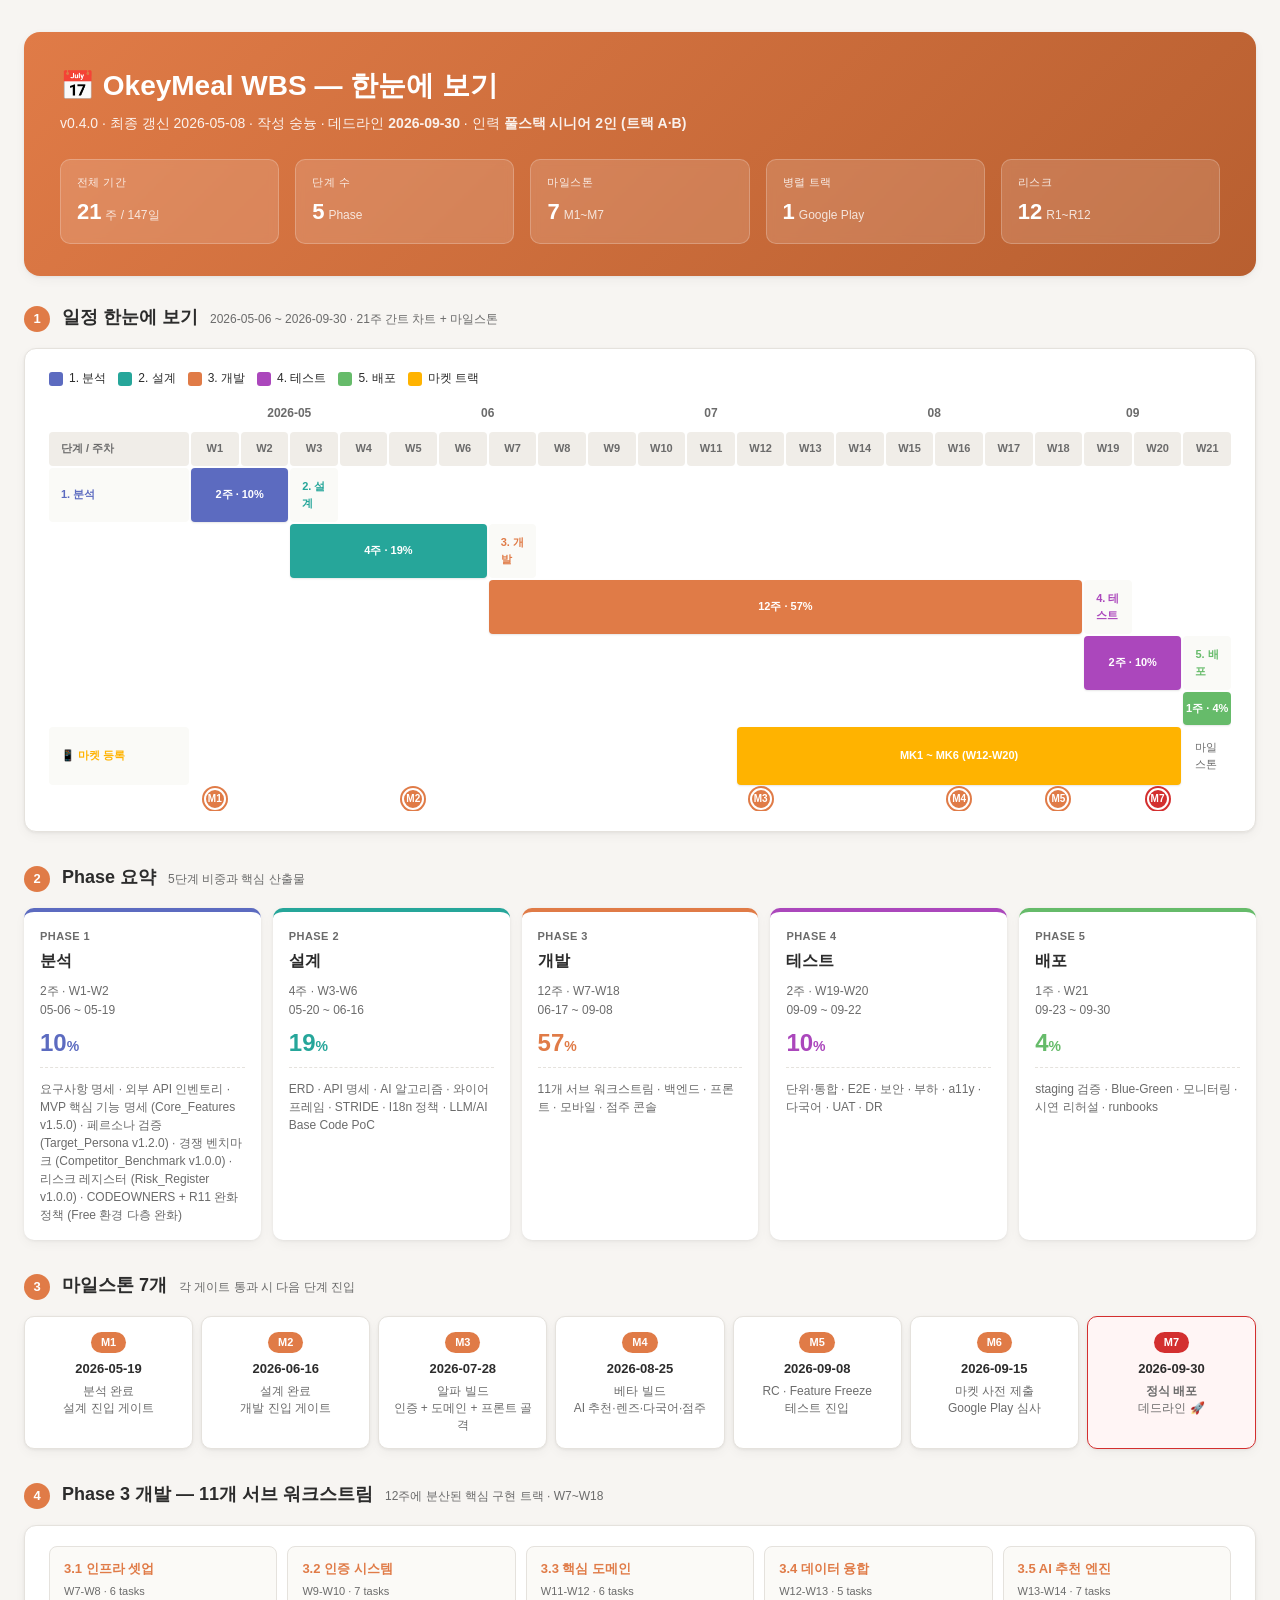
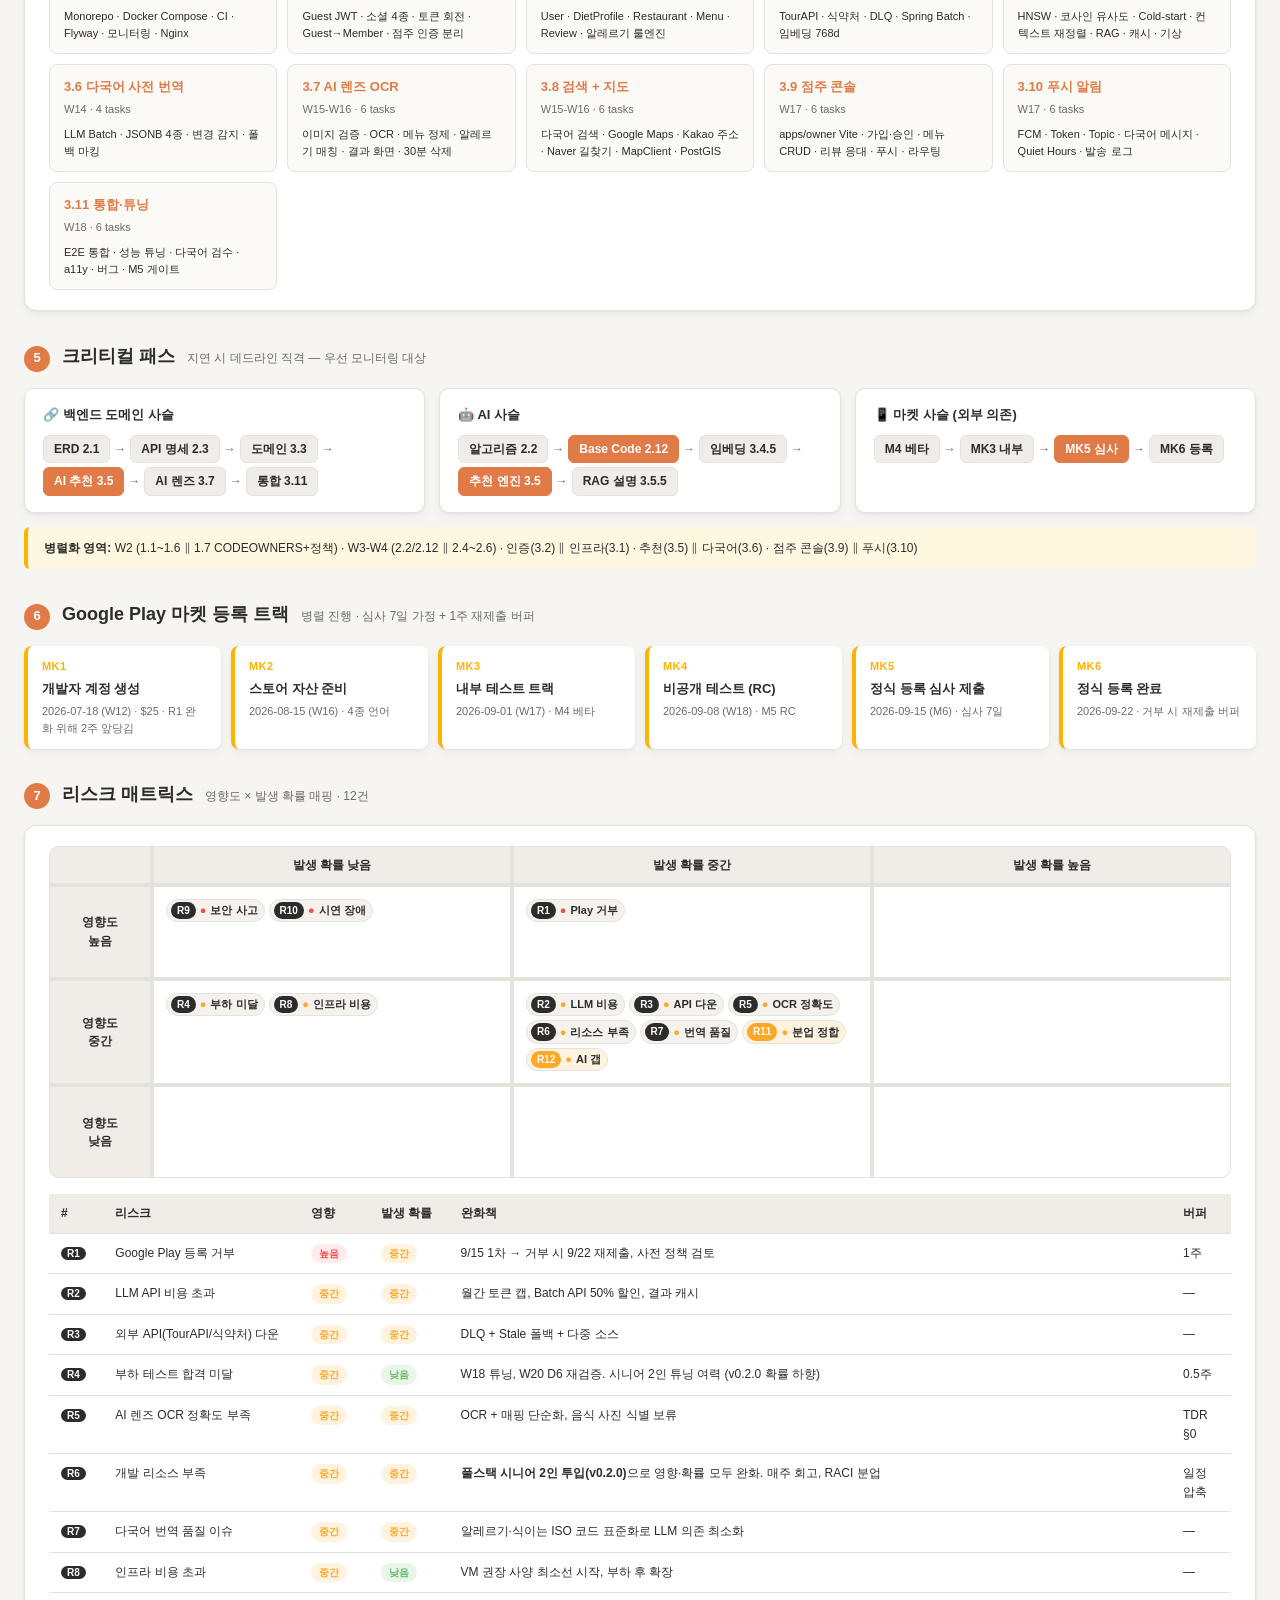
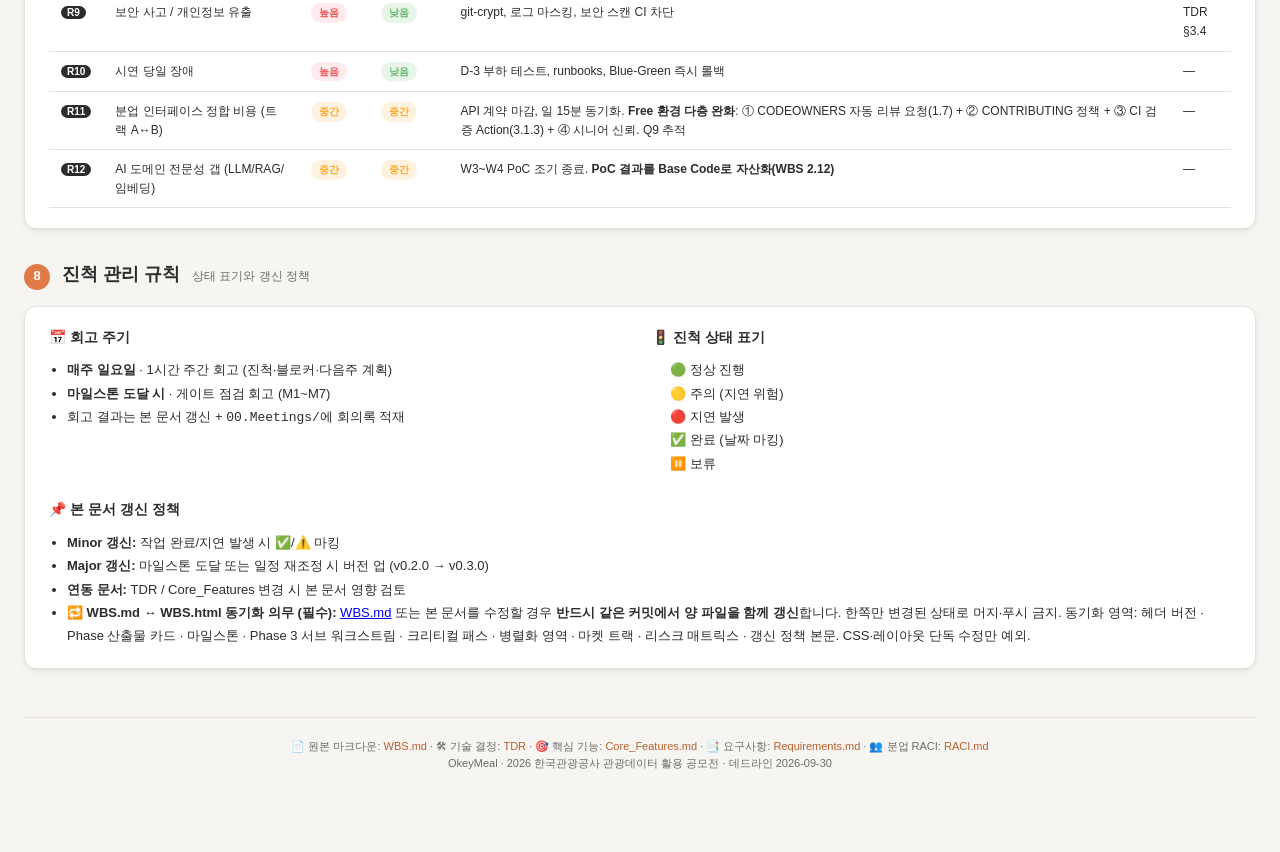
<file: 99.Archive/02.Planning/WBS.html>
<!DOCTYPE html>
<html lang="ko">
<head>
<meta charset="UTF-8" />
<meta name="viewport" content="width=device-width, initial-scale=1.0" />
<title>OkeyMeal WBS — 한눈에 보기</title>
<style>
  :root {
    --primary: #E07B47;
    --primary-dark: #B85F30;
    --bg: #F7F5F2;
    --card: #FFFFFF;
    --text: #2C2C2C;
    --text-muted: #6B6B6B;
    --border: #E5E2DD;

    --phase-1: #5C6BC0; /* 분석 */
    --phase-2: #26A69A; /* 설계 */
    --phase-3: #E07B47; /* 개발 */
    --phase-4: #AB47BC; /* 테스트 */
    --phase-5: #66BB6A; /* 배포 */
    --market:  #FFB300;

    --high: #EF5350;
    --mid:  #FFA726;
    --low:  #66BB6A;

    --shadow: 0 1px 3px rgba(0,0,0,0.06), 0 4px 12px rgba(0,0,0,0.04);
  }
  * { box-sizing: border-box; }
  body {
    margin: 0;
    font-family: -apple-system, BlinkMacSystemFont, "Segoe UI", "Pretendard", "Apple SD Gothic Neo", "Noto Sans KR", sans-serif;
    background: var(--bg);
    color: var(--text);
    line-height: 1.55;
    font-size: 14px;
  }
  .container { max-width: 1280px; margin: 0 auto; padding: 32px 24px 80px; }

  /* ============ Header ============ */
  header.hero {
    background: linear-gradient(135deg, var(--primary) 0%, var(--primary-dark) 100%);
    color: #FFF;
    border-radius: 16px;
    padding: 32px 36px;
    box-shadow: var(--shadow);
    margin-bottom: 28px;
  }
  .hero h1 { margin: 0 0 6px; font-size: 28px; font-weight: 700; }
  .hero .subtitle { font-size: 14px; opacity: 0.9; margin-bottom: 24px; }
  .hero-stats { display: grid; grid-template-columns: repeat(5, 1fr); gap: 16px; }
  .stat {
    background: rgba(255,255,255,0.14);
    border: 1px solid rgba(255,255,255,0.22);
    border-radius: 10px;
    padding: 14px 16px;
    backdrop-filter: blur(4px);
  }
  .stat .label { font-size: 11px; opacity: 0.85; text-transform: uppercase; letter-spacing: 0.04em; margin-bottom: 4px; }
  .stat .value { font-size: 22px; font-weight: 700; }
  .stat .unit { font-size: 12px; opacity: 0.8; margin-left: 4px; font-weight: 400; }

  /* ============ Section common ============ */
  section { margin-bottom: 32px; }
  .section-title {
    display: flex;
    align-items: baseline;
    gap: 12px;
    margin: 0 0 16px;
    font-size: 18px;
    font-weight: 700;
    color: var(--text);
  }
  .section-title .num {
    background: var(--primary);
    color: #FFF;
    border-radius: 50%;
    width: 26px;
    height: 26px;
    display: inline-flex;
    align-items: center;
    justify-content: center;
    font-size: 13px;
    font-weight: 700;
    flex-shrink: 0;
  }
  .section-title .desc { font-size: 12px; color: var(--text-muted); font-weight: 400; }
  .card {
    background: var(--card);
    border: 1px solid var(--border);
    border-radius: 12px;
    padding: 20px 24px;
    box-shadow: var(--shadow);
  }

  /* ============ Gantt ============ */
  .gantt-wrapper { overflow-x: auto; }
  .gantt {
    display: grid;
    grid-template-columns: 140px repeat(21, minmax(36px, 1fr));
    gap: 2px;
    min-width: 1000px;
    font-size: 11px;
  }
  .gantt-header {
    display: contents;
  }
  .gantt-header .cell {
    background: #F0EDE8;
    color: var(--text-muted);
    font-weight: 600;
    text-align: center;
    padding: 8px 2px;
    border-radius: 4px;
  }
  .gantt-header .label-cell { text-align: left; padding-left: 12px; }
  .gantt-row { display: contents; }
  .gantt-row .label-cell {
    background: #FAFAF7;
    padding: 10px 12px;
    font-weight: 600;
    border-radius: 4px;
    display: flex;
    align-items: center;
  }
  .gantt-bar {
    color: #FFF;
    border-radius: 4px;
    padding: 8px 8px;
    font-weight: 600;
    text-align: center;
    box-shadow: 0 1px 2px rgba(0,0,0,0.1);
    overflow: hidden;
    white-space: nowrap;
    text-overflow: ellipsis;
    display: flex;
    align-items: center;
    justify-content: center;
    font-size: 11px;
  }
  .gantt-bar.p1 { background: var(--phase-1); }
  .gantt-bar.p2 { background: var(--phase-2); }
  .gantt-bar.p3 { background: var(--phase-3); }
  .gantt-bar.p4 { background: var(--phase-4); }
  .gantt-bar.p5 { background: var(--phase-5); }
  .gantt-bar.mk { background: var(--market); }

  .gantt-month-row { display: contents; }
  .gantt-month-row .month {
    background: transparent;
    color: var(--text-muted);
    font-weight: 700;
    text-align: center;
    font-size: 12px;
    padding: 4px 0 8px;
  }

  /* Milestones overlay */
  .milestone-row { display: contents; }
  .milestone-marker {
    display: flex;
    align-items: center;
    justify-content: center;
    height: 24px;
    position: relative;
  }
  .milestone-dot {
    width: 22px;
    height: 22px;
    border-radius: 50%;
    background: var(--primary);
    color: #FFF;
    font-size: 10px;
    font-weight: 700;
    display: inline-flex;
    align-items: center;
    justify-content: center;
    border: 2px solid #FFF;
    box-shadow: 0 0 0 2px var(--primary);
  }
  .milestone-dot.deadline { background: #D32F2F; box-shadow: 0 0 0 2px #D32F2F; }

  /* ============ Phase Cards ============ */
  .phase-grid {
    display: grid;
    grid-template-columns: repeat(5, 1fr);
    gap: 12px;
  }
  .phase-card {
    background: var(--card);
    border-radius: 10px;
    padding: 16px;
    border-top: 4px solid;
    box-shadow: var(--shadow);
    position: relative;
  }
  .phase-card.p1 { border-top-color: var(--phase-1); }
  .phase-card.p2 { border-top-color: var(--phase-2); }
  .phase-card.p3 { border-top-color: var(--phase-3); }
  .phase-card.p4 { border-top-color: var(--phase-4); }
  .phase-card.p5 { border-top-color: var(--phase-5); }
  .phase-card .phase-num { font-size: 11px; color: var(--text-muted); font-weight: 600; margin-bottom: 4px; letter-spacing: 0.04em; }
  .phase-card .phase-name { font-size: 16px; font-weight: 700; margin-bottom: 8px; }
  .phase-card .phase-meta { font-size: 12px; color: var(--text-muted); margin-bottom: 12px; }
  .phase-card .phase-pct {
    font-size: 24px;
    font-weight: 800;
    line-height: 1;
  }
  .phase-card.p1 .phase-pct { color: var(--phase-1); }
  .phase-card.p2 .phase-pct { color: var(--phase-2); }
  .phase-card.p3 .phase-pct { color: var(--phase-3); }
  .phase-card.p4 .phase-pct { color: var(--phase-4); }
  .phase-card.p5 .phase-pct { color: var(--phase-5); }
  .phase-card .phase-output {
    margin-top: 12px;
    padding-top: 12px;
    border-top: 1px dashed var(--border);
    font-size: 12px;
    color: var(--text-muted);
    line-height: 1.5;
  }

  /* ============ Milestone List ============ */
  .milestone-list {
    display: grid;
    grid-template-columns: repeat(7, 1fr);
    gap: 8px;
  }
  .ms-item {
    background: var(--card);
    border: 1px solid var(--border);
    border-radius: 10px;
    padding: 14px 12px;
    text-align: center;
    box-shadow: var(--shadow);
    position: relative;
  }
  .ms-item.deadline { border-color: #D32F2F; background: #FFF5F5; }
  .ms-id {
    display: inline-block;
    background: var(--primary);
    color: #FFF;
    border-radius: 999px;
    padding: 2px 10px;
    font-size: 11px;
    font-weight: 700;
    margin-bottom: 6px;
  }
  .ms-item.deadline .ms-id { background: #D32F2F; }
  .ms-date { font-size: 13px; font-weight: 700; margin-bottom: 4px; }
  .ms-name { font-size: 12px; color: var(--text-muted); line-height: 1.4; }

  /* ============ Phase 3 Subsections ============ */
  .subgrid {
    display: grid;
    grid-template-columns: repeat(auto-fill, minmax(220px, 1fr));
    gap: 10px;
  }
  .sub-card {
    background: #FBFAF7;
    border: 1px solid var(--border);
    border-radius: 8px;
    padding: 12px 14px;
  }
  .sub-card .sub-title {
    font-size: 13px;
    font-weight: 700;
    color: var(--phase-3);
    margin-bottom: 4px;
  }
  .sub-card .sub-week { font-size: 11px; color: var(--text-muted); margin-bottom: 8px; }
  .sub-card .sub-tasks { font-size: 11px; color: var(--text); line-height: 1.5; }
  .sub-card .sub-tasks .count { font-weight: 700; color: var(--primary-dark); }

  /* ============ Critical Path ============ */
  .critical-chains {
    display: grid;
    grid-template-columns: repeat(auto-fit, minmax(280px, 1fr));
    gap: 14px;
  }
  .chain-card {
    background: var(--card);
    border: 1px solid var(--border);
    border-radius: 10px;
    padding: 16px 18px;
    box-shadow: var(--shadow);
  }
  .chain-title { font-size: 13px; font-weight: 700; margin-bottom: 10px; color: var(--text); }
  .chain-flow { display: flex; flex-wrap: wrap; gap: 4px; align-items: center; font-size: 12px; }
  .chain-node {
    background: #F0EDE8;
    color: var(--text);
    padding: 4px 10px;
    border-radius: 6px;
    font-weight: 600;
    border: 1px solid var(--border);
  }
  .chain-node.highlight { background: var(--primary); color: #FFF; border-color: var(--primary); }
  .chain-arrow { color: var(--text-muted); font-weight: 700; }

  /* ============ Risk Matrix ============ */
  .risk-matrix {
    display: grid;
    grid-template-columns: 100px repeat(3, 1fr);
    gap: 4px;
    background: var(--border);
    border: 1px solid var(--border);
    border-radius: 10px;
    overflow: hidden;
  }
  .risk-matrix .header,
  .risk-matrix .y-label,
  .risk-matrix .cell {
    background: var(--card);
    padding: 12px;
    min-height: 90px;
  }
  .risk-matrix .header {
    background: #F0EDE8;
    text-align: center;
    font-weight: 700;
    font-size: 12px;
    min-height: 36px;
    padding: 8px;
    display: flex;
    align-items: center;
    justify-content: center;
  }
  .risk-matrix .y-label {
    background: #F0EDE8;
    font-weight: 700;
    font-size: 12px;
    display: flex;
    align-items: center;
    justify-content: center;
    text-align: center;
  }
  .risk-cell { display: flex; flex-wrap: wrap; gap: 4px; align-content: flex-start; }
  .risk-chip {
    display: inline-flex;
    align-items: center;
    gap: 4px;
    padding: 2px 6px 2px 4px;
    border-radius: 999px;
    font-size: 11px;
    font-weight: 600;
    background: #F5F2EE;
    border: 1px solid var(--border);
  }
  .risk-chip .impact-high { color: var(--high); }
  .risk-chip .impact-mid { color: var(--mid); }
  .risk-chip .impact-low { color: var(--low); }
  .risk-id {
    background: var(--text);
    color: #FFF;
    border-radius: 999px;
    padding: 1px 6px;
    font-size: 10px;
    font-weight: 700;
  }

  .risk-detail-table {
    width: 100%;
    border-collapse: collapse;
    margin-top: 16px;
    font-size: 12px;
  }
  .risk-detail-table th,
  .risk-detail-table td {
    padding: 10px 12px;
    text-align: left;
    border-bottom: 1px solid var(--border);
    vertical-align: top;
  }
  .risk-detail-table th {
    background: #F0EDE8;
    font-weight: 700;
    color: var(--text);
    position: sticky;
    top: 0;
  }
  .badge {
    display: inline-block;
    padding: 2px 8px;
    border-radius: 999px;
    font-size: 10px;
    font-weight: 700;
    background: var(--border);
    color: var(--text);
  }
  .badge.h { background: #FFEBEE; color: var(--high); }
  .badge.m { background: #FFF3E0; color: var(--mid); }
  .badge.l { background: #E8F5E9; color: var(--low); }

  /* ============ Marketing Track ============ */
  .market-list {
    display: grid;
    grid-template-columns: repeat(auto-fit, minmax(180px, 1fr));
    gap: 10px;
  }
  .market-item {
    background: var(--card);
    border-left: 4px solid var(--market);
    border-radius: 8px;
    padding: 12px 14px;
    box-shadow: var(--shadow);
  }
  .market-item .mk-id { font-size: 11px; color: var(--market); font-weight: 700; margin-bottom: 4px; letter-spacing: 0.04em; }
  .market-item .mk-name { font-size: 13px; font-weight: 600; margin-bottom: 4px; }
  .market-item .mk-date { font-size: 11px; color: var(--text-muted); }

  /* ============ Footer ============ */
  footer {
    margin-top: 48px;
    padding-top: 20px;
    border-top: 1px solid var(--border);
    text-align: center;
    font-size: 11px;
    color: var(--text-muted);
  }
  footer a { color: var(--primary-dark); text-decoration: none; }

  /* ============ Legend ============ */
  .legend {
    display: flex;
    flex-wrap: wrap;
    gap: 12px;
    margin-bottom: 12px;
    font-size: 12px;
  }
  .legend-item { display: inline-flex; align-items: center; gap: 6px; }
  .legend-swatch {
    width: 14px;
    height: 14px;
    border-radius: 3px;
  }

  @media (max-width: 900px) {
    .hero-stats { grid-template-columns: repeat(2, 1fr); }
    .phase-grid { grid-template-columns: 1fr 1fr; }
    .milestone-list { grid-template-columns: 1fr 1fr; }
  }
</style>
</head>
<body>
<div class="container">

  <!-- ===================== HERO ===================== -->
  <header class="hero">
    <h1>📅 OkeyMeal WBS — 한눈에 보기</h1>
    <div class="subtitle">v0.4.0 · 최종 갱신 2026-05-08 · 작성 숭늉 · 데드라인 <strong>2026-09-30</strong> · 인력 <strong>풀스택 시니어 2인 (트랙 A·B)</strong></div>
    <div class="hero-stats">
      <div class="stat">
        <div class="label">전체 기간</div>
        <div class="value">21<span class="unit">주 / 147일</span></div>
      </div>
      <div class="stat">
        <div class="label">단계 수</div>
        <div class="value">5<span class="unit">Phase</span></div>
      </div>
      <div class="stat">
        <div class="label">마일스톤</div>
        <div class="value">7<span class="unit">M1~M7</span></div>
      </div>
      <div class="stat">
        <div class="label">병렬 트랙</div>
        <div class="value">1<span class="unit">Google Play</span></div>
      </div>
      <div class="stat">
        <div class="label">리스크</div>
        <div class="value">12<span class="unit">R1~R12</span></div>
      </div>
    </div>
  </header>

  <!-- ===================== 1. GANTT ===================== -->
  <section>
    <h2 class="section-title">
      <span class="num">1</span>
      일정 한눈에 보기
      <span class="desc">2026-05-06 ~ 2026-09-30 · 21주 간트 차트 + 마일스톤</span>
    </h2>
    <div class="card">
      <div class="legend">
        <span class="legend-item"><span class="legend-swatch" style="background: var(--phase-1)"></span>1. 분석</span>
        <span class="legend-item"><span class="legend-swatch" style="background: var(--phase-2)"></span>2. 설계</span>
        <span class="legend-item"><span class="legend-swatch" style="background: var(--phase-3)"></span>3. 개발</span>
        <span class="legend-item"><span class="legend-swatch" style="background: var(--phase-4)"></span>4. 테스트</span>
        <span class="legend-item"><span class="legend-swatch" style="background: var(--phase-5)"></span>5. 배포</span>
        <span class="legend-item"><span class="legend-swatch" style="background: var(--market)"></span>마켓 트랙</span>
      </div>
      <div class="gantt-wrapper">
        <div class="gantt">
          <!-- Month row -->
          <div class="gantt-month-row">
            <div class="month"></div>
            <div class="month" style="grid-column: span 4">2026-05</div>
            <div class="month" style="grid-column: span 4">06</div>
            <div class="month" style="grid-column: span 5">07</div>
            <div class="month" style="grid-column: span 4">08</div>
            <div class="month" style="grid-column: span 4">09</div>
          </div>

          <!-- Week header -->
          <div class="gantt-header">
            <div class="cell label-cell">단계 / 주차</div>
            <div class="cell">W1</div>
            <div class="cell">W2</div>
            <div class="cell">W3</div>
            <div class="cell">W4</div>
            <div class="cell">W5</div>
            <div class="cell">W6</div>
            <div class="cell">W7</div>
            <div class="cell">W8</div>
            <div class="cell">W9</div>
            <div class="cell">W10</div>
            <div class="cell">W11</div>
            <div class="cell">W12</div>
            <div class="cell">W13</div>
            <div class="cell">W14</div>
            <div class="cell">W15</div>
            <div class="cell">W16</div>
            <div class="cell">W17</div>
            <div class="cell">W18</div>
            <div class="cell">W19</div>
            <div class="cell">W20</div>
            <div class="cell">W21</div>
          </div>

          <!-- Phase 1 -->
          <div class="gantt-row">
            <div class="label-cell" style="color: var(--phase-1)">1. 분석</div>
            <div class="gantt-bar p1" style="grid-column: 2 / span 2">2주 · 10%</div>
          </div>

          <!-- Phase 2 -->
          <div class="gantt-row">
            <div class="label-cell" style="color: var(--phase-2)">2. 설계</div>
            <div class="gantt-bar p2" style="grid-column: 4 / span 4">4주 · 19%</div>
          </div>

          <!-- Phase 3 -->
          <div class="gantt-row">
            <div class="label-cell" style="color: var(--phase-3)">3. 개발</div>
            <div class="gantt-bar p3" style="grid-column: 8 / span 12">12주 · 57%</div>
          </div>

          <!-- Phase 4 -->
          <div class="gantt-row">
            <div class="label-cell" style="color: var(--phase-4)">4. 테스트</div>
            <div class="gantt-bar p4" style="grid-column: 20 / span 2">2주 · 10%</div>
          </div>

          <!-- Phase 5 -->
          <div class="gantt-row">
            <div class="label-cell" style="color: var(--phase-5)">5. 배포</div>
            <div class="gantt-bar p5" style="grid-column: 22 / span 1">1주 · 4%</div>
          </div>

          <!-- Marketing -->
          <div class="gantt-row">
            <div class="label-cell" style="color: var(--market)">📱 마켓 등록</div>
            <div class="gantt-bar mk" style="grid-column: 13 / span 9">MK1 ~ MK6 (W12-W20)</div>
          </div>

          <!-- Milestone row -->
          <div class="milestone-row">
            <div class="label-cell" style="background: transparent; padding: 12px; font-size: 11px; color: var(--text-muted)">마일스톤</div>
            <div></div>
            <div class="milestone-marker"><span class="milestone-dot" title="M1: 분석 완료 (05-19)">M1</span></div>
            <div></div><div></div><div></div>
            <div class="milestone-marker"><span class="milestone-dot" title="M2: 설계 완료 (06-16)">M2</span></div>
            <div></div><div></div><div></div><div></div><div></div><div></div>
            <div class="milestone-marker"><span class="milestone-dot" title="M3: 알파 빌드 (07-28)">M3</span></div>
            <div></div><div></div><div></div>
            <div class="milestone-marker"><span class="milestone-dot" title="M4: 베타 빌드 (08-25)">M4</span></div>
            <div></div>
            <div class="milestone-marker"><span class="milestone-dot" title="M5: RC (09-08)">M5</span></div>
            <div></div>
            <div class="milestone-marker"><span class="milestone-dot deadline" title="M7: 정식 배포 (09-30)">M7</span></div>
          </div>
        </div>
      </div>
    </div>
  </section>

  <!-- ===================== 2. PHASES ===================== -->
  <section>
    <h2 class="section-title">
      <span class="num">2</span>
      Phase 요약
      <span class="desc">5단계 비중과 핵심 산출물</span>
    </h2>
    <div class="phase-grid">
      <div class="phase-card p1">
        <div class="phase-num">PHASE 1</div>
        <div class="phase-name">분석</div>
        <div class="phase-meta">2주 · W1-W2<br/>05-06 ~ 05-19</div>
        <div class="phase-pct">10<span style="font-size:14px">%</span></div>
        <div class="phase-output">요구사항 명세 · 외부 API 인벤토리 · MVP 핵심 기능 명세 (Core_Features v1.5.0) · 페르소나 검증 (Target_Persona v1.2.0) · 경쟁 벤치마크 (Competitor_Benchmark v1.0.0) · 리스크 레지스터 (Risk_Register v1.0.0) · CODEOWNERS + R11 완화 정책 (Free 환경 다층 완화)</div>
      </div>
      <div class="phase-card p2">
        <div class="phase-num">PHASE 2</div>
        <div class="phase-name">설계</div>
        <div class="phase-meta">4주 · W3-W6<br/>05-20 ~ 06-16</div>
        <div class="phase-pct">19<span style="font-size:14px">%</span></div>
        <div class="phase-output">ERD · API 명세 · AI 알고리즘 · 와이어프레임 · STRIDE · I18n 정책 · LLM/AI Base Code PoC</div>
      </div>
      <div class="phase-card p3">
        <div class="phase-num">PHASE 3</div>
        <div class="phase-name">개발</div>
        <div class="phase-meta">12주 · W7-W18<br/>06-17 ~ 09-08</div>
        <div class="phase-pct">57<span style="font-size:14px">%</span></div>
        <div class="phase-output">11개 서브 워크스트림 · 백엔드 · 프론트 · 모바일 · 점주 콘솔</div>
      </div>
      <div class="phase-card p4">
        <div class="phase-num">PHASE 4</div>
        <div class="phase-name">테스트</div>
        <div class="phase-meta">2주 · W19-W20<br/>09-09 ~ 09-22</div>
        <div class="phase-pct">10<span style="font-size:14px">%</span></div>
        <div class="phase-output">단위·통합 · E2E · 보안 · 부하 · a11y · 다국어 · UAT · DR</div>
      </div>
      <div class="phase-card p5">
        <div class="phase-num">PHASE 5</div>
        <div class="phase-name">배포</div>
        <div class="phase-meta">1주 · W21<br/>09-23 ~ 09-30</div>
        <div class="phase-pct">4<span style="font-size:14px">%</span></div>
        <div class="phase-output">staging 검증 · Blue-Green · 모니터링 · 시연 리허설 · runbooks</div>
      </div>
    </div>
  </section>

  <!-- ===================== 3. MILESTONES ===================== -->
  <section>
    <h2 class="section-title">
      <span class="num">3</span>
      마일스톤 7개
      <span class="desc">각 게이트 통과 시 다음 단계 진입</span>
    </h2>
    <div class="milestone-list">
      <div class="ms-item">
        <span class="ms-id">M1</span>
        <div class="ms-date">2026-05-19</div>
        <div class="ms-name">분석 완료<br/>설계 진입 게이트</div>
      </div>
      <div class="ms-item">
        <span class="ms-id">M2</span>
        <div class="ms-date">2026-06-16</div>
        <div class="ms-name">설계 완료<br/>개발 진입 게이트</div>
      </div>
      <div class="ms-item">
        <span class="ms-id">M3</span>
        <div class="ms-date">2026-07-28</div>
        <div class="ms-name">알파 빌드<br/>인증 + 도메인 + 프론트 골격</div>
      </div>
      <div class="ms-item">
        <span class="ms-id">M4</span>
        <div class="ms-date">2026-08-25</div>
        <div class="ms-name">베타 빌드<br/>AI 추천·렌즈·다국어·점주</div>
      </div>
      <div class="ms-item">
        <span class="ms-id">M5</span>
        <div class="ms-date">2026-09-08</div>
        <div class="ms-name">RC · Feature Freeze<br/>테스트 진입</div>
      </div>
      <div class="ms-item">
        <span class="ms-id">M6</span>
        <div class="ms-date">2026-09-15</div>
        <div class="ms-name">마켓 사전 제출<br/>Google Play 심사</div>
      </div>
      <div class="ms-item deadline">
        <span class="ms-id">M7</span>
        <div class="ms-date">2026-09-30</div>
        <div class="ms-name"><strong>정식 배포</strong><br/>데드라인 🚀</div>
      </div>
    </div>
  </section>

  <!-- ===================== 4. PHASE 3 SUBSECTIONS ===================== -->
  <section>
    <h2 class="section-title">
      <span class="num">4</span>
      Phase 3 개발 — 11개 서브 워크스트림
      <span class="desc">12주에 분산된 핵심 구현 트랙 · W7~W18</span>
    </h2>
    <div class="card">
      <div class="subgrid">
        <div class="sub-card">
          <div class="sub-title">3.1 인프라 셋업</div>
          <div class="sub-week">W7-W8 · 6 tasks</div>
          <div class="sub-tasks">Monorepo · Docker Compose · CI · Flyway · 모니터링 · Nginx</div>
        </div>
        <div class="sub-card">
          <div class="sub-title">3.2 인증 시스템</div>
          <div class="sub-week">W9-W10 · 7 tasks</div>
          <div class="sub-tasks">Guest JWT · 소셜 4종 · 토큰 회전 · Guest→Member · 점주 인증 분리</div>
        </div>
        <div class="sub-card">
          <div class="sub-title">3.3 핵심 도메인</div>
          <div class="sub-week">W11-W12 · 6 tasks</div>
          <div class="sub-tasks">User · DietProfile · Restaurant · Menu · Review · 알레르기 룰엔진</div>
        </div>
        <div class="sub-card">
          <div class="sub-title">3.4 데이터 융합</div>
          <div class="sub-week">W12-W13 · 5 tasks</div>
          <div class="sub-tasks">TourAPI · 식약처 · DLQ · Spring Batch · 임베딩 768d</div>
        </div>
        <div class="sub-card">
          <div class="sub-title">3.5 AI 추천 엔진</div>
          <div class="sub-week">W13-W14 · 7 tasks</div>
          <div class="sub-tasks">HNSW · 코사인 유사도 · Cold-start · 컨텍스트 재정렬 · RAG · 캐시 · 기상</div>
        </div>
        <div class="sub-card">
          <div class="sub-title">3.6 다국어 사전 번역</div>
          <div class="sub-week">W14 · 4 tasks</div>
          <div class="sub-tasks">LLM Batch · JSONB 4종 · 변경 감지 · 폴백 마킹</div>
        </div>
        <div class="sub-card">
          <div class="sub-title">3.7 AI 렌즈 OCR</div>
          <div class="sub-week">W15-W16 · 6 tasks</div>
          <div class="sub-tasks">이미지 검증 · OCR · 메뉴 정제 · 알레르기 매칭 · 결과 화면 · 30분 삭제</div>
        </div>
        <div class="sub-card">
          <div class="sub-title">3.8 검색 + 지도</div>
          <div class="sub-week">W15-W16 · 6 tasks</div>
          <div class="sub-tasks">다국어 검색 · Google Maps · Kakao 주소 · Naver 길찾기 · MapClient · PostGIS</div>
        </div>
        <div class="sub-card">
          <div class="sub-title">3.9 점주 콘솔</div>
          <div class="sub-week">W17 · 6 tasks</div>
          <div class="sub-tasks">apps/owner Vite · 가입·승인 · 메뉴 CRUD · 리뷰 응대 · 푸시 · 라우팅</div>
        </div>
        <div class="sub-card">
          <div class="sub-title">3.10 푸시 알림</div>
          <div class="sub-week">W17 · 6 tasks</div>
          <div class="sub-tasks">FCM · Token · Topic · 다국어 메시지 · Quiet Hours · 발송 로그</div>
        </div>
        <div class="sub-card">
          <div class="sub-title">3.11 통합·튜닝</div>
          <div class="sub-week">W18 · 6 tasks</div>
          <div class="sub-tasks">E2E 통합 · 성능 튜닝 · 다국어 검수 · a11y · 버그 · M5 게이트</div>
        </div>
      </div>
    </div>
  </section>

  <!-- ===================== 5. CRITICAL PATH ===================== -->
  <section>
    <h2 class="section-title">
      <span class="num">5</span>
      크리티컬 패스
      <span class="desc">지연 시 데드라인 직격 — 우선 모니터링 대상</span>
    </h2>
    <div class="critical-chains">
      <div class="chain-card">
        <div class="chain-title">🔗 백엔드 도메인 사슬</div>
        <div class="chain-flow">
          <span class="chain-node">ERD 2.1</span>
          <span class="chain-arrow">→</span>
          <span class="chain-node">API 명세 2.3</span>
          <span class="chain-arrow">→</span>
          <span class="chain-node">도메인 3.3</span>
          <span class="chain-arrow">→</span>
          <span class="chain-node highlight">AI 추천 3.5</span>
          <span class="chain-arrow">→</span>
          <span class="chain-node">AI 렌즈 3.7</span>
          <span class="chain-arrow">→</span>
          <span class="chain-node">통합 3.11</span>
        </div>
      </div>
      <div class="chain-card">
        <div class="chain-title">🤖 AI 사슬</div>
        <div class="chain-flow">
          <span class="chain-node">알고리즘 2.2</span>
          <span class="chain-arrow">→</span>
          <span class="chain-node highlight">Base Code 2.12</span>
          <span class="chain-arrow">→</span>
          <span class="chain-node">임베딩 3.4.5</span>
          <span class="chain-arrow">→</span>
          <span class="chain-node highlight">추천 엔진 3.5</span>
          <span class="chain-arrow">→</span>
          <span class="chain-node">RAG 설명 3.5.5</span>
        </div>
      </div>
      <div class="chain-card">
        <div class="chain-title">📱 마켓 사슬 (외부 의존)</div>
        <div class="chain-flow">
          <span class="chain-node">M4 베타</span>
          <span class="chain-arrow">→</span>
          <span class="chain-node">MK3 내부</span>
          <span class="chain-arrow">→</span>
          <span class="chain-node highlight">MK5 심사</span>
          <span class="chain-arrow">→</span>
          <span class="chain-node">MK6 등록</span>
        </div>
      </div>
    </div>
    <div style="margin-top: 14px; padding: 12px 16px; background: #FFF8E1; border-left: 4px solid var(--market); border-radius: 6px; font-size: 12px;">
      <strong>병렬화 영역:</strong> W2 (1.1~1.6 ∥ 1.7 CODEOWNERS+정책) · W3-W4 (2.2/2.12 ∥ 2.4~2.6) · 인증(3.2) ∥ 인프라(3.1) · 추천(3.5) ∥ 다국어(3.6) · 점주 콘솔(3.9) ∥ 푸시(3.10)
    </div>
  </section>

  <!-- ===================== 6. MARKET TRACK ===================== -->
  <section>
    <h2 class="section-title">
      <span class="num">6</span>
      Google Play 마켓 등록 트랙
      <span class="desc">병렬 진행 · 심사 7일 가정 + 1주 재제출 버퍼</span>
    </h2>
    <div class="market-list">
      <div class="market-item">
        <div class="mk-id">MK1</div>
        <div class="mk-name">개발자 계정 생성</div>
        <div class="mk-date">2026-07-18 (W12) · $25 · R1 완화 위해 2주 앞당김</div>
      </div>
      <div class="market-item">
        <div class="mk-id">MK2</div>
        <div class="mk-name">스토어 자산 준비</div>
        <div class="mk-date">2026-08-15 (W16) · 4종 언어</div>
      </div>
      <div class="market-item">
        <div class="mk-id">MK3</div>
        <div class="mk-name">내부 테스트 트랙</div>
        <div class="mk-date">2026-09-01 (W17) · M4 베타</div>
      </div>
      <div class="market-item">
        <div class="mk-id">MK4</div>
        <div class="mk-name">비공개 테스트 (RC)</div>
        <div class="mk-date">2026-09-08 (W18) · M5 RC</div>
      </div>
      <div class="market-item">
        <div class="mk-id">MK5</div>
        <div class="mk-name">정식 등록 심사 제출</div>
        <div class="mk-date">2026-09-15 (M6) · 심사 7일</div>
      </div>
      <div class="market-item">
        <div class="mk-id">MK6</div>
        <div class="mk-name">정식 등록 완료</div>
        <div class="mk-date">2026-09-22 · 거부 시 재제출 버퍼</div>
      </div>
    </div>
  </section>

  <!-- ===================== 7. RISKS ===================== -->
  <section>
    <h2 class="section-title">
      <span class="num">7</span>
      리스크 매트릭스
      <span class="desc">영향도 × 발생 확률 매핑 · 12건</span>
    </h2>
    <div class="card">
      <div class="risk-matrix">
        <!-- Header row -->
        <div class="header"></div>
        <div class="header">발생 확률 낮음</div>
        <div class="header">발생 확률 중간</div>
        <div class="header">발생 확률 높음</div>

        <!-- Impact High -->
        <div class="y-label">영향도<br/>높음</div>
        <div class="cell risk-cell">
          <span class="risk-chip"><span class="risk-id">R9</span><span class="impact-high">●</span> 보안 사고</span>
          <span class="risk-chip"><span class="risk-id">R10</span><span class="impact-high">●</span> 시연 장애</span>
        </div>
        <div class="cell risk-cell">
          <span class="risk-chip"><span class="risk-id">R1</span><span class="impact-high">●</span> Play 거부</span>
        </div>
        <div class="cell risk-cell"></div>

        <!-- Impact Mid -->
        <div class="y-label">영향도<br/>중간</div>
        <div class="cell risk-cell">
          <span class="risk-chip"><span class="risk-id">R4</span><span class="impact-mid">●</span> 부하 미달</span>
          <span class="risk-chip"><span class="risk-id">R8</span><span class="impact-mid">●</span> 인프라 비용</span>
        </div>
        <div class="cell risk-cell">
          <span class="risk-chip"><span class="risk-id">R2</span><span class="impact-mid">●</span> LLM 비용</span>
          <span class="risk-chip"><span class="risk-id">R3</span><span class="impact-mid">●</span> API 다운</span>
          <span class="risk-chip"><span class="risk-id">R5</span><span class="impact-mid">●</span> OCR 정확도</span>
          <span class="risk-chip"><span class="risk-id">R6</span><span class="impact-mid">●</span> 리소스 부족</span>
          <span class="risk-chip"><span class="risk-id">R7</span><span class="impact-mid">●</span> 번역 품질</span>
          <span class="risk-chip" style="background: #FFF3E0"><span class="risk-id" style="background: var(--mid)">R11</span><span class="impact-mid">●</span> 분업 정합</span>
          <span class="risk-chip" style="background: #FFF3E0"><span class="risk-id" style="background: var(--mid)">R12</span><span class="impact-mid">●</span> AI 갭</span>
        </div>
        <div class="cell risk-cell"></div>

        <!-- Impact Low -->
        <div class="y-label">영향도<br/>낮음</div>
        <div class="cell risk-cell"></div>
        <div class="cell risk-cell"></div>
        <div class="cell risk-cell"></div>
      </div>

      <table class="risk-detail-table">
        <thead>
          <tr>
            <th style="width: 50px">#</th>
            <th>리스크</th>
            <th style="width: 70px">영향</th>
            <th style="width: 80px">발생 확률</th>
            <th>완화책</th>
            <th style="width: 60px">버퍼</th>
          </tr>
        </thead>
        <tbody>
          <tr><td><span class="risk-id">R1</span></td><td>Google Play 등록 거부</td><td><span class="badge h">높음</span></td><td><span class="badge m">중간</span></td><td>9/15 1차 → 거부 시 9/22 재제출, 사전 정책 검토</td><td>1주</td></tr>
          <tr><td><span class="risk-id">R2</span></td><td>LLM API 비용 초과</td><td><span class="badge m">중간</span></td><td><span class="badge m">중간</span></td><td>월간 토큰 캡, Batch API 50% 할인, 결과 캐시</td><td>—</td></tr>
          <tr><td><span class="risk-id">R3</span></td><td>외부 API(TourAPI/식약처) 다운</td><td><span class="badge m">중간</span></td><td><span class="badge m">중간</span></td><td>DLQ + Stale 폴백 + 다중 소스</td><td>—</td></tr>
          <tr><td><span class="risk-id">R4</span></td><td>부하 테스트 합격 미달</td><td><span class="badge m">중간</span></td><td><span class="badge l">낮음</span></td><td>W18 튜닝, W20 D6 재검증. 시니어 2인 튜닝 여력 (v0.2.0 확률 하향)</td><td>0.5주</td></tr>
          <tr><td><span class="risk-id">R5</span></td><td>AI 렌즈 OCR 정확도 부족</td><td><span class="badge m">중간</span></td><td><span class="badge m">중간</span></td><td>OCR + 매핑 단순화, 음식 사진 식별 보류</td><td>TDR §0</td></tr>
          <tr><td><span class="risk-id">R6</span></td><td>개발 리소스 부족</td><td><span class="badge m">중간</span></td><td><span class="badge m">중간</span></td><td><strong>풀스택 시니어 2인 투입(v0.2.0)</strong>으로 영향·확률 모두 완화. 매주 회고, RACI 분업</td><td>일정 압축</td></tr>
          <tr><td><span class="risk-id">R7</span></td><td>다국어 번역 품질 이슈</td><td><span class="badge m">중간</span></td><td><span class="badge m">중간</span></td><td>알레르기·식이는 ISO 코드 표준화로 LLM 의존 최소화</td><td>—</td></tr>
          <tr><td><span class="risk-id">R8</span></td><td>인프라 비용 초과</td><td><span class="badge m">중간</span></td><td><span class="badge l">낮음</span></td><td>VM 권장 사양 최소선 시작, 부하 후 확장</td><td>—</td></tr>
          <tr><td><span class="risk-id">R9</span></td><td>보안 사고 / 개인정보 유출</td><td><span class="badge h">높음</span></td><td><span class="badge l">낮음</span></td><td>git-crypt, 로그 마스킹, 보안 스캔 CI 차단</td><td>TDR §3.4</td></tr>
          <tr><td><span class="risk-id">R10</span></td><td>시연 당일 장애</td><td><span class="badge h">높음</span></td><td><span class="badge l">낮음</span></td><td>D-3 부하 테스트, runbooks, Blue-Green 즉시 롤백</td><td>—</td></tr>
          <tr><td><span class="risk-id">R11</span></td><td>분업 인터페이스 정합 비용 (트랙 A↔B)</td><td><span class="badge m">중간</span></td><td><span class="badge m">중간</span></td><td>API 계약 마감, 일 15분 동기화. <strong>Free 환경 다층 완화</strong>: ① CODEOWNERS 자동 리뷰 요청(1.7) + ② CONTRIBUTING 정책 + ③ CI 검증 Action(3.1.3) + ④ 시니어 신뢰. Q9 추적</td><td>—</td></tr>
          <tr><td><span class="risk-id">R12</span></td><td>AI 도메인 전문성 갭 (LLM/RAG/임베딩)</td><td><span class="badge m">중간</span></td><td><span class="badge m">중간</span></td><td>W3~W4 PoC 조기 종료. <strong>PoC 결과를 Base Code로 자산화(WBS 2.12)</strong></td><td>—</td></tr>
        </tbody>
      </table>
    </div>
  </section>

  <!-- ===================== 8. PROGRESS ===================== -->
  <section>
    <h2 class="section-title">
      <span class="num">8</span>
      진척 관리 규칙
      <span class="desc">상태 표기와 갱신 정책</span>
    </h2>
    <div class="card" style="display: grid; grid-template-columns: 1fr 1fr; gap: 24px;">
      <div>
        <h3 style="margin: 0 0 10px; font-size: 14px;">📅 회고 주기</h3>
        <ul style="margin: 0; padding-left: 18px; font-size: 13px; line-height: 1.8;">
          <li><strong>매주 일요일</strong> · 1시간 주간 회고 (진척·블로커·다음주 계획)</li>
          <li><strong>마일스톤 도달 시</strong> · 게이트 점검 회고 (M1~M7)</li>
          <li>회고 결과는 본 문서 갱신 + <code>00.Meetings/</code>에 회의록 적재</li>
        </ul>
      </div>
      <div>
        <h3 style="margin: 0 0 10px; font-size: 14px;">🚦 진척 상태 표기</h3>
        <ul style="margin: 0; padding-left: 18px; font-size: 13px; line-height: 1.8; list-style: none;">
          <li>🟢 정상 진행</li>
          <li>🟡 주의 (지연 위험)</li>
          <li>🔴 지연 발생</li>
          <li>✅ 완료 (날짜 마킹)</li>
          <li>⏸️ 보류</li>
        </ul>
      </div>
      <div style="grid-column: 1 / -1;">
        <h3 style="margin: 0 0 10px; font-size: 14px;">📌 본 문서 갱신 정책</h3>
        <ul style="margin: 0; padding-left: 18px; font-size: 13px; line-height: 1.8;">
          <li><strong>Minor 갱신:</strong> 작업 완료/지연 발생 시 ✅/⚠️ 마킹</li>
          <li><strong>Major 갱신:</strong> 마일스톤 도달 또는 일정 재조정 시 버전 업 (v0.2.0 → v0.3.0)</li>
          <li><strong>연동 문서:</strong> TDR / Core_Features 변경 시 본 문서 영향 검토</li>
          <li><strong>🔁 WBS.md ↔ WBS.html 동기화 의무 (필수):</strong> <a href="./WBS.md">WBS.md</a> 또는 본 문서를 수정할 경우 <strong>반드시 같은 커밋에서 양 파일을 함께 갱신</strong>합니다. 한쪽만 변경된 상태로 머지·푸시 금지. 동기화 영역: 헤더 버전 · Phase 산출물 카드 · 마일스톤 · Phase 3 서브 워크스트림 · 크리티컬 패스 · 병렬화 영역 · 마켓 트랙 · 리스크 매트릭스 · 갱신 정책 본문. CSS·레이아웃 단독 수정만 예외.</li>
        </ul>
      </div>
    </div>
  </section>

  <footer>
    📄 원본 마크다운: <a href="./WBS.md">WBS.md</a> ·
    🛠 기술 결정: <a href="../04.Design/Technical_Decision_Records.md">TDR</a> ·
    🎯 핵심 기능: <a href="./Core_Features.md">Core_Features.md</a> ·
    📑 요구사항: <a href="../01.Ideation/Requirements.md">Requirements.md</a> ·
    👥 분업 RACI: <a href="./RACI.md">RACI.md</a><br/>
    OkeyMeal · 2026 한국관광공사 관광데이터 활용 공모전 · 데드라인 2026-09-30
  </footer>

</div>
</body>
</html>
</file>
<file: 99.Archive/03.Proposal/presentation_html/css/style.css>
:root {
    --bg-body:    #E1F5FE;
    --border-main:#0288D1;
    --outline:    #01579B;
    --accent:     #4FC3F7;
    --white:      #FFFFFF;
    --gray-light: #F9F9F9;
    --text-main:  #333333;
}

* { box-sizing: border-box; -webkit-print-color-adjust: exact; }

body {
    margin: 0; padding: 0;
    font-family: 'Pretendard', -apple-system, BlinkMacSystemFont, "Segoe UI",
                 Roboto, "Helvetica Neue", Arial, sans-serif;
    background-color: #e0e0e0;
    color: var(--text-main);
    font-size: 12pt;
    line-height: 1.5;
}

/* ── 슬라이드 컨테이너 (A3 가로 297×210 mm) ── */
.slide {
    width: 297mm;
    height: 210mm;
    margin: 24px auto;
    background-color: var(--white);
    border: 10px solid var(--border-main);
    outline: 2px solid var(--outline);
    padding: 22px 34px 38px;   /* bottom: page-num 공간 확보 */
    position: relative;
    overflow: hidden;
    box-shadow: 0 8px 28px rgba(0,0,0,0.12);
    page-break-after: always;

    /* 핵심: 세로 flex로 카드 영역이 남은 공간을 모두 채움 */
    display: flex;
    flex-direction: column;
}

/* ── 슬라이드 헤더 ── */
.slide-header {
    flex-shrink: 0;
    border-bottom: 3px solid var(--accent);
    padding-bottom: 6px;
    margin-bottom: 10px;
    display: flex;
    justify-content: space-between;
    align-items: flex-end;
}
.slide-header h1 {
    margin: 0;
    font-size: 20pt;
    color: var(--outline);
    line-height: 1.2;
}
.project-tag {
    flex-shrink: 0;
    background-color: var(--accent);
    color: var(--white);
    padding: 4px 14px;
    font-weight: bold;
    border-radius: 20px;
    font-size: 12pt;
    white-space: nowrap;
}

/* ── 그리드 레이아웃 ── */
.two-col {
    display: grid;
    grid-template-columns: 1fr 1fr;
    gap: 12px;
    flex: 1;
    min-height: 0;
    align-items: stretch;
}
.three-col {
    display: grid;
    grid-template-columns: 1.1fr 1.3fr 1fr;
    gap: 10px;
    flex: 1;
    min-height: 0;
    align-items: stretch;
}

/* ── 카드 ── */
.card {
    background-color: var(--gray-light);
    border: 1px solid #ddd;
    padding: 10px 12px;
    border-radius: 10px;
    overflow: hidden;
}

/* ── 카드 내부 소제목 ── */
.section-title {
    display: block;
    font-size: 13pt;
    font-weight: bold;
    color: var(--outline);
    border-left: 6px solid var(--border-main);
    background-color: #fff3e0;
    padding: 3px 10px;
    margin: 0 0 8px;
    line-height: 1.4;
}

/* ── 강조 박스 ── */
.highlight-box {
    flex-shrink: 0;
    background-color: var(--bg-body);
    border: 2px dashed var(--border-main);
    padding: 7px 14px;
    border-radius: 8px;
    font-weight: bold;
    font-size: 12pt;
}

/* ── 테이블 ── */
table { width: 100%; border-collapse: collapse; }
th {
    background-color: var(--border-main);
    color: white;
    padding: 5px 8px;
    border: 1px solid var(--outline);
    font-size: 12pt;
}
td {
    padding: 4px 8px;
    border: 1px solid var(--border-main);
    background: white;
    font-size: 12pt;
    line-height: 1.3;
}
td.ok { background-color: #fff9ed; }

/* ── 체크 리스트 ── */
.check-list { list-style: none; padding: 0; margin: 0; }
.check-list li {
    position: relative;
    padding-left: 20px;
    margin-bottom: 5px;
    font-size: 12pt;
    line-height: 1.4;
}
.check-list li::before {
    content: '✓';
    position: absolute; left: 0;
    color: var(--accent);
    font-weight: bold;
}

/* ── 기능 미니카드 ── */
.feature-card {
    background: white;
    border: 1px solid #e8e8e8;
    border-top: 4px solid var(--accent);
    border-radius: 8px;
    padding: 6px 8px;
    font-size: 12pt;
    line-height: 1.3;
}
.feature-icon { font-size: 15pt; text-align: center; margin-bottom: 2px; }
.feature-name { font-weight: bold; text-align: center; margin-bottom: 3px; font-size: 12pt; }

/* ── 5-Layer 다이어그램 원 ── */
.layer-circle {
    width: 88px; height: 88px;
    border-radius: 50%;
    display: flex; flex-direction: column;
    justify-content: center; align-items: center;
    text-align: center;
    font-size: 12pt;
    font-weight: bold;
    padding: 6px;
    line-height: 1.2;
    border: 3px solid var(--border-main);
    background: white;
    color: var(--outline);
    flex-shrink: 0;
}

/* ── 페이지 번호 ── */
.page-num {
    position: absolute; bottom: 18px; left: 34px;
    color: var(--outline); font-weight: bold; font-size: 12pt;
}

.label-red  { color: #e74c3c; font-weight: bold; }
.label-blue { color: #3498db; font-weight: bold; }

/* ── 색상 테마 테이블 전용 스타일 ── */
.swatch {
    width: 24px;
    height: 24px;
    border-radius: 4px;
    display: inline-block;
    vertical-align: middle;
    border: 1px solid #ddd;
    margin-right: 5px;
}

@media print {
    body { background: none; }
    .slide { margin: 0; box-shadow: none; }
}
</file>
